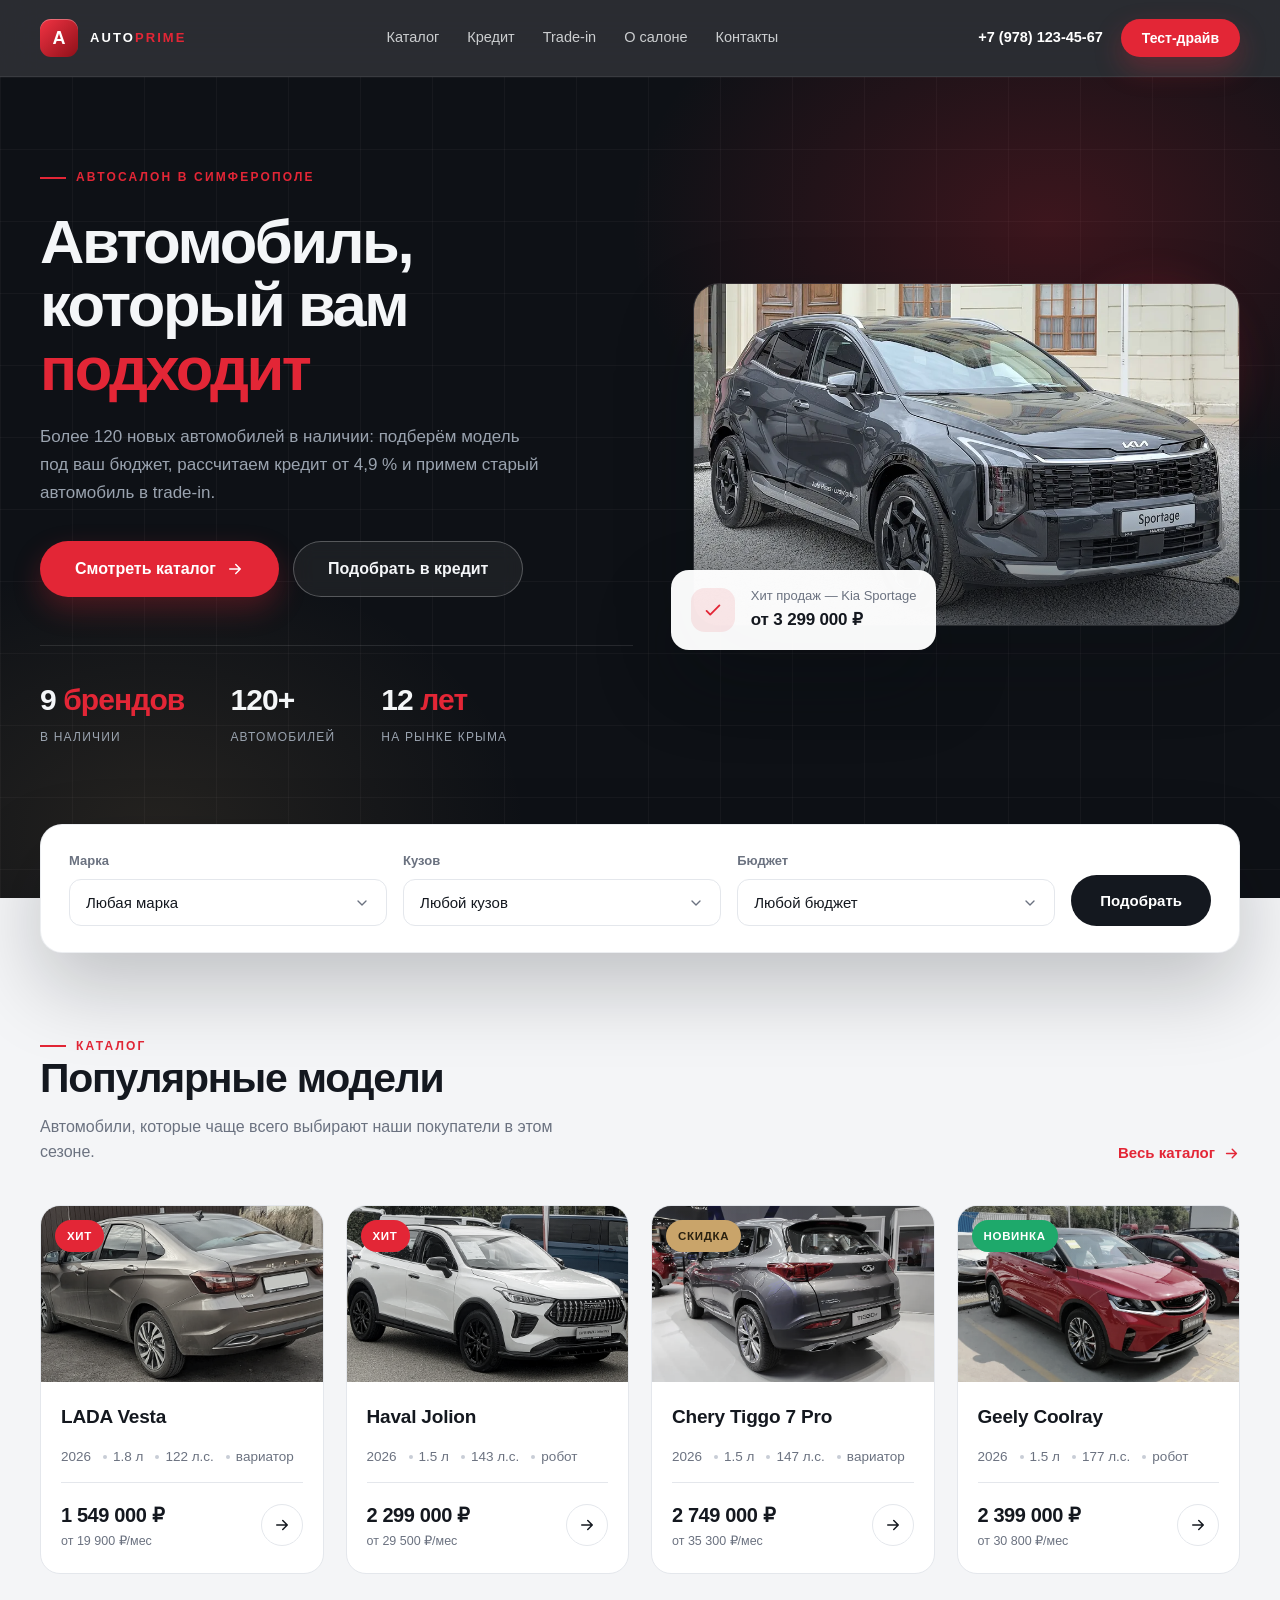
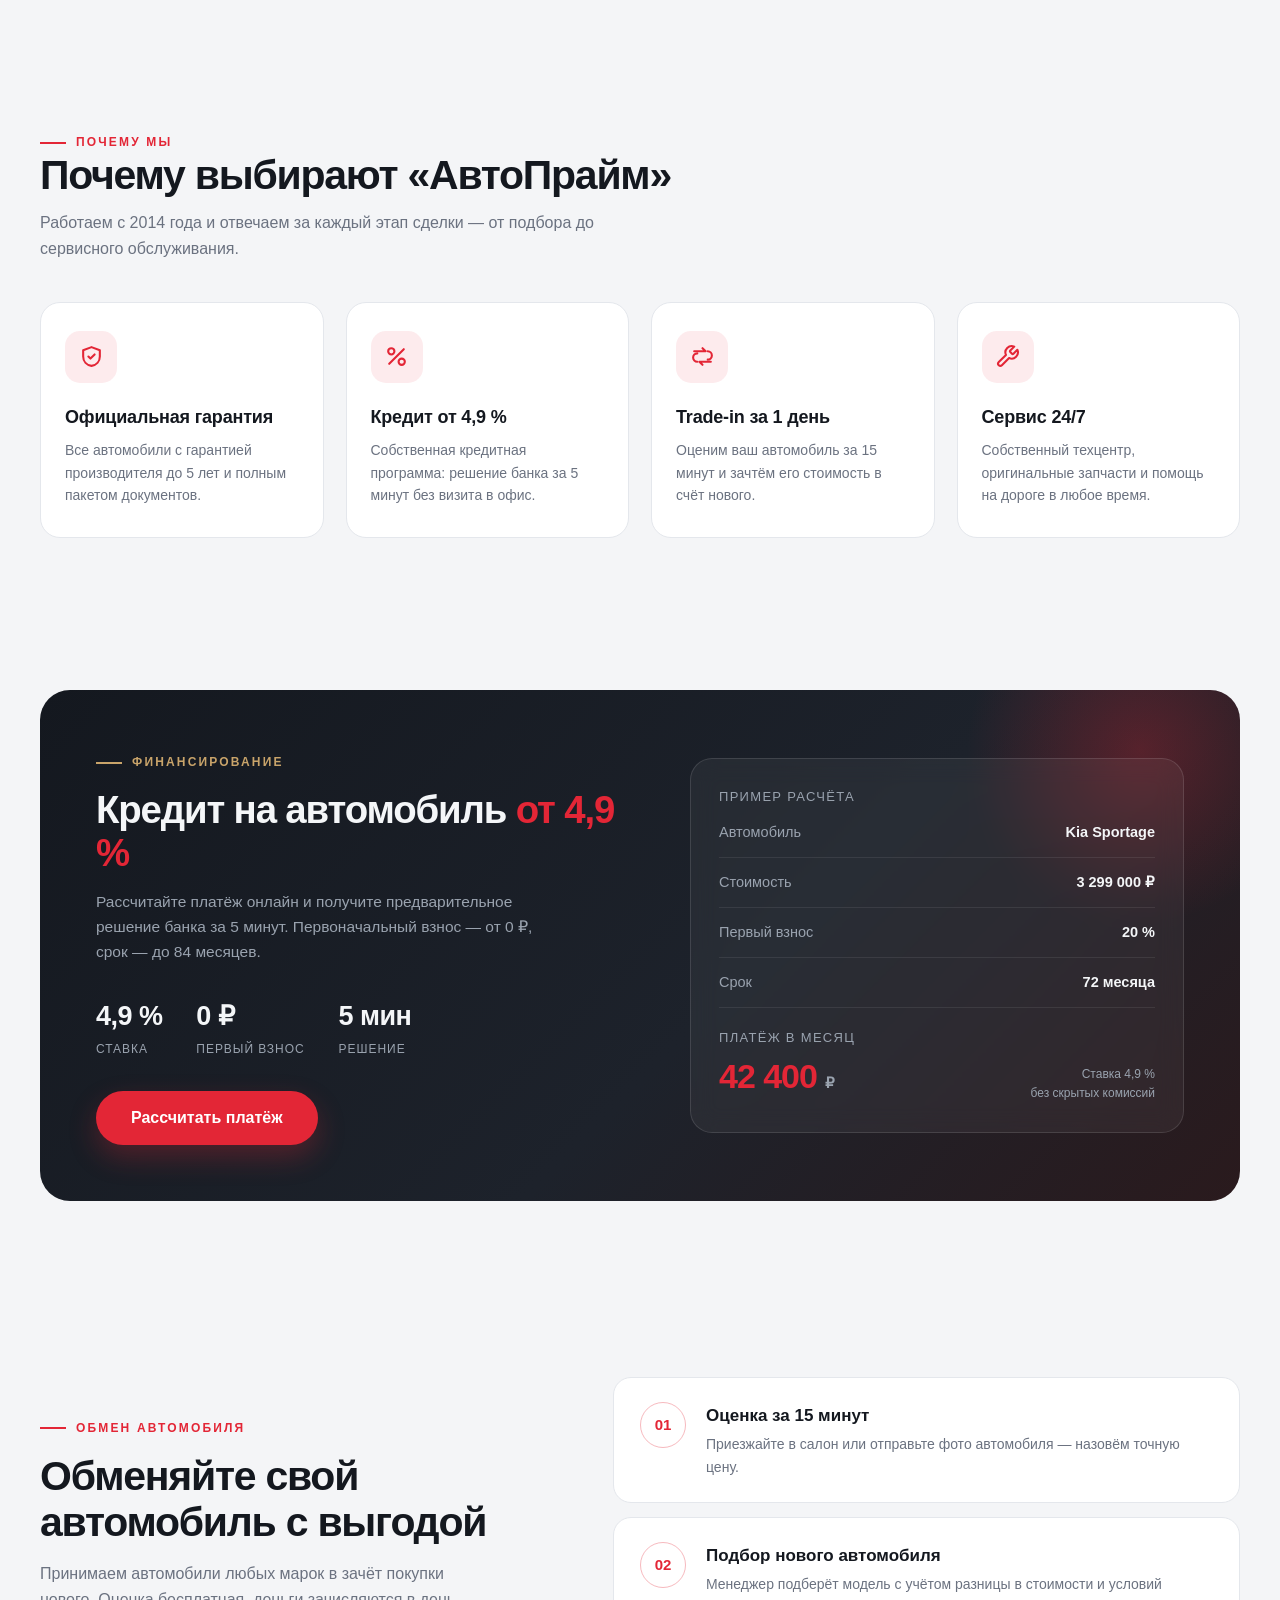
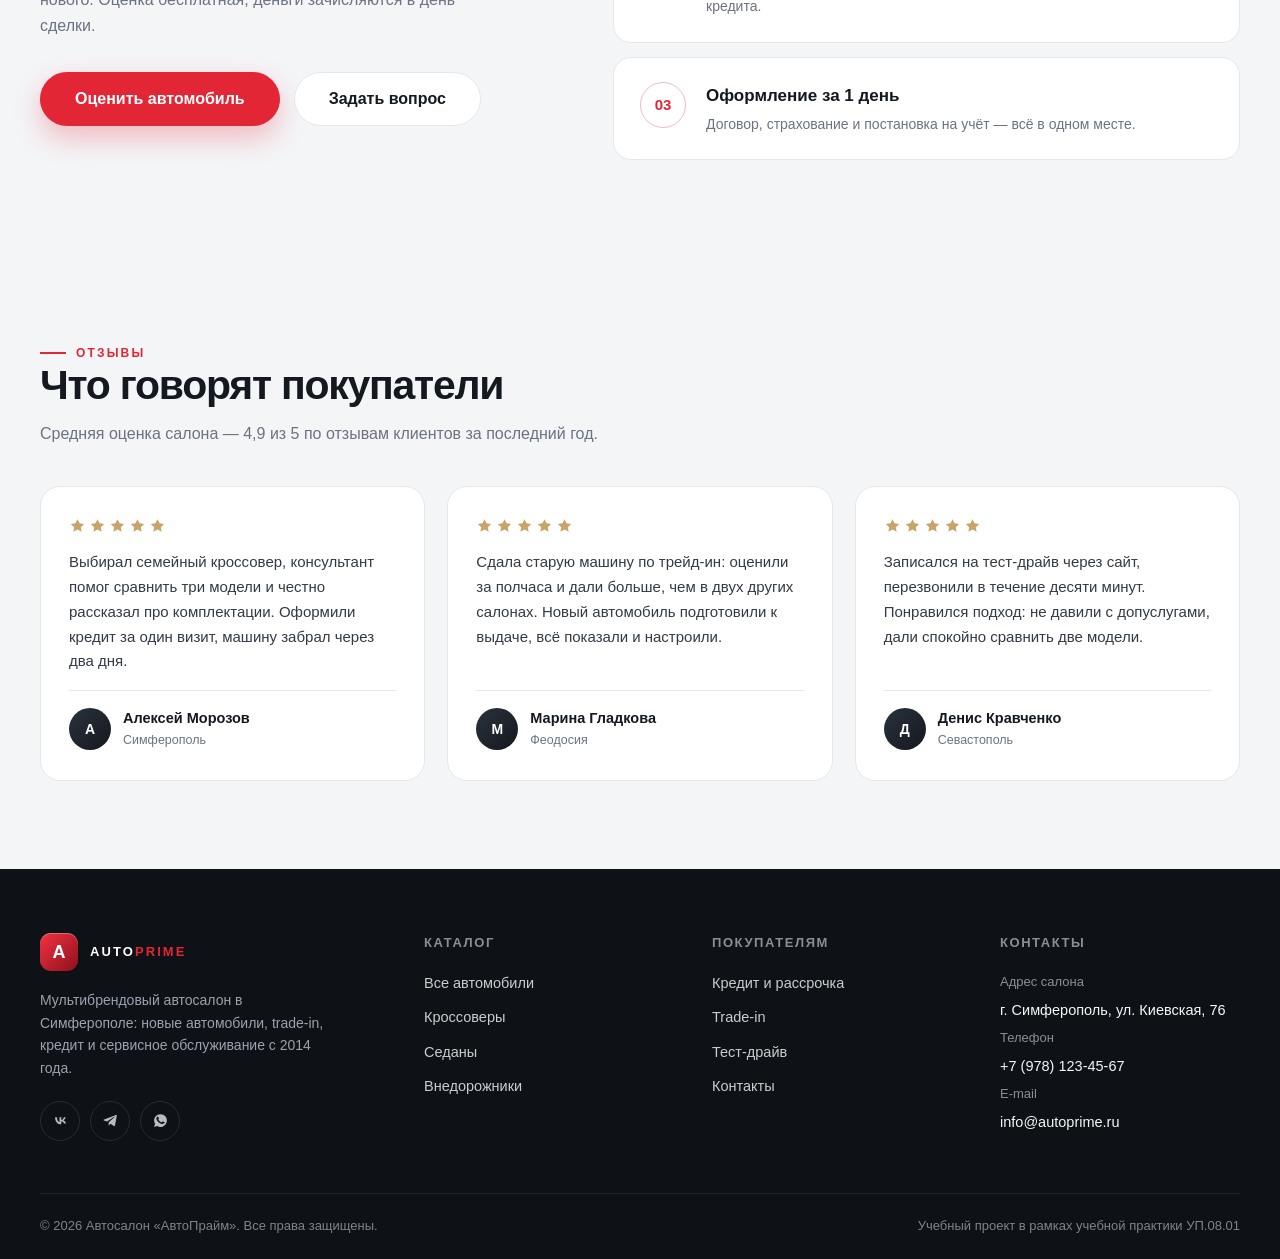
<file: index.html>
<!DOCTYPE html>
<html lang="ru">
<head>
  <meta charset="UTF-8">
  <meta name="viewport" content="width=device-width, initial-scale=1.0">
  <title>АвтоПрайм — автосалон в Симферополе: новые автомобили в наличии</title>
  <meta name="description" content="АвтоПрайм — мультибрендовый автосалон в Симферополе. Более 120 новых автомобилей в наличии, кредит от 4,9 %, trade-in за один день, тест-драйв по записи.">
  <link rel="icon" type="image/svg+xml" href="img/logo.svg">
  <link rel="stylesheet" href="css/common.css">
  <link rel="stylesheet" href="css/index.css">
</head>
<body>

<header class="header">
  <div class="container header__inner">
    <a class="logo" href="index.html" aria-label="АвтоПрайм — на главную">
      <span class="logo__mark">A</span>
      <span class="logo__text">AUTO<em>PRIME</em></span>
    </a>
    <nav class="nav" aria-label="Основное меню">
      <a href="catalog.html">Каталог</a>
      <a href="#credit">Кредит</a>
      <a href="#tradein">Trade-in</a>
      <a href="#about">О салоне</a>
      <a href="contacts.html">Контакты</a>
    </nav>
    <div class="header__actions">
      <a class="header__phone" href="tel:+79781234567">+7 (978) 123-45-67</a>
      <button class="btn btn--primary btn--sm" type="button" data-modal>Тест-драйв</button>
      <button class="burger" id="burger" type="button" aria-label="Открыть меню" aria-expanded="false">
        <span></span><span></span><span></span>
      </button>
    </div>
  </div>
  <div class="mobile-menu" id="mobileMenu">
    <a href="catalog.html">Каталог</a>
    <a href="#credit">Кредит</a>
    <a href="#tradein">Trade-in</a>
    <a href="#about">О салоне</a>
    <a href="contacts.html">Контакты</a>
    <a class="header__phone" href="tel:+79781234567">+7 (978) 123-45-67</a>
    <button class="btn btn--primary btn--block" type="button" data-modal>Записаться на тест-драйв</button>
  </div>
</header>

<main>

  <!-- Первый экран -->
  <section class="hero">
    <div class="container hero__inner">
      <div class="hero__content">
        <span class="eyebrow">Автосалон в Симферополе</span>
        <h1 class="hero__title">Автомобиль,<br>который вам <span>подходит</span></h1>
        <p class="hero__text">Более 120 новых автомобилей в наличии: подберём модель под ваш бюджет,
          рассчитаем кредит от 4,9 % и примем старый автомобиль в trade-in.</p>
        <div class="hero__actions">
          <a class="btn btn--primary btn--lg" href="catalog.html">
            Смотреть каталог
            <svg viewBox="0 0 24 24" fill="none" stroke="currentColor" stroke-width="2" stroke-linecap="round" stroke-linejoin="round"><path d="M5 12h14M13 6l6 6-6 6"/></svg>
          </a>
          <a class="btn btn--ghost btn--lg" href="#credit">Подобрать в кредит</a>
        </div>
        <ul class="hero__stats">
          <li>
            <div class="stat__value">9 <em>брендов</em></div>
            <div class="stat__label">в наличии</div>
          </li>
          <li>
            <div class="stat__value">120+</div>
            <div class="stat__label">автомобилей</div>
          </li>
          <li>
            <div class="stat__value">12 <em>лет</em></div>
            <div class="stat__label">на рынке Крыма</div>
          </li>
        </ul>
      </div>
      <div class="hero__media">
        <div class="hero__photo">
          <img src="img/hero.webp" alt="Kia Sportage в автосалоне АвтоПрайм" width="1000" height="750">
        </div>
        <div class="hero__offer">
          <div class="hero__offer-mark">
            <svg viewBox="0 0 24 24" fill="none" stroke="currentColor" stroke-width="2" stroke-linecap="round" stroke-linejoin="round"><path d="m5 13 4 4L19 7"/></svg>
          </div>
          <div>
            <div class="hero__offer-title">Хит продаж — Kia Sportage</div>
            <div class="hero__offer-price">от 3 299 000 ₽</div>
          </div>
        </div>
      </div>
    </div>
  </section>

  <!-- Подбор автомобиля -->
  <div class="container">
    <form class="search-panel" id="searchForm">
      <div class="field">
        <label for="searchBrand">Марка</label>
        <select class="select" id="searchBrand" name="brand"></select>
      </div>
      <div class="field">
        <label for="searchBody">Кузов</label>
        <select class="select" id="searchBody" name="body"></select>
      </div>
      <div class="field">
        <label for="searchBudget">Бюджет</label>
        <select class="select" id="searchBudget" name="budget"></select>
      </div>
      <button class="btn btn--dark" type="submit">Подобрать</button>
    </form>
  </div>

  <!-- Популярные модели -->
  <section class="section popular" id="popular">
    <div class="container">
      <div class="section-head">
        <div>
          <span class="eyebrow">Каталог</span>
          <h2 class="section-title">Популярные модели</h2>
          <p class="section-subtitle">Автомобили, которые чаще всего выбирают наши покупатели в этом сезоне.</p>
        </div>
        <a class="link-more" href="catalog.html">
          Весь каталог
          <svg viewBox="0 0 24 24" width="17" height="17" fill="none" stroke="currentColor" stroke-width="2" stroke-linecap="round" stroke-linejoin="round"><path d="M5 12h14M13 6l6 6-6 6"/></svg>
        </a>
      </div>
      <div class="cars-grid" id="popularGrid"></div>
    </div>
  </section>

  <!-- Преимущества -->
  <section class="section section--tight" id="about">
    <div class="container">
      <div class="section-head">
        <div>
          <span class="eyebrow">Почему мы</span>
          <h2 class="section-title">Почему выбирают «АвтоПрайм»</h2>
          <p class="section-subtitle">Работаем с 2014 года и отвечаем за каждый этап сделки — от подбора до сервисного обслуживания.</p>
        </div>
      </div>
      <div class="benefits">
        <article class="benefit reveal">
          <div class="benefit__icon">
            <svg viewBox="0 0 24 24" fill="none" stroke="currentColor" stroke-width="2" stroke-linecap="round" stroke-linejoin="round"><path d="M12 3 4 6v6c0 5 3.4 8.3 8 9 4.6-.7 8-4 8-9V6l-8-3Z"/><path d="m9 12 2 2 4-4"/></svg>
          </div>
          <h3 class="benefit__title">Официальная гарантия</h3>
          <p class="benefit__text">Все автомобили с гарантией производителя до 5 лет и полным пакетом документов.</p>
        </article>
        <article class="benefit reveal">
          <div class="benefit__icon">
            <svg viewBox="0 0 24 24" fill="none" stroke="currentColor" stroke-width="2" stroke-linecap="round" stroke-linejoin="round"><path d="M19 5 5 19"/><circle cx="7" cy="7" r="3"/><circle cx="17" cy="17" r="3"/></svg>
          </div>
          <h3 class="benefit__title">Кредит от 4,9 %</h3>
          <p class="benefit__text">Собственная кредитная программа: решение банка за 5 минут без визита в офис.</p>
        </article>
        <article class="benefit reveal">
          <div class="benefit__icon">
            <svg viewBox="0 0 24 24" fill="none" stroke="currentColor" stroke-width="2" stroke-linecap="round" stroke-linejoin="round"><path d="M4 7h11l-3-3M20 17H9l3 3"/><path d="M17 7a4 4 0 0 1 0 8M7 17a4 4 0 0 1 0-8"/></svg>
          </div>
          <h3 class="benefit__title">Trade-in за 1 день</h3>
          <p class="benefit__text">Оценим ваш автомобиль за 15 минут и зачтём его стоимость в счёт нового.</p>
        </article>
        <article class="benefit reveal">
          <div class="benefit__icon">
            <svg viewBox="0 0 24 24" fill="none" stroke="currentColor" stroke-width="2" stroke-linecap="round" stroke-linejoin="round"><path d="M14.7 6.3a1 1 0 0 0 0 1.4l1.6 1.6a1 1 0 0 0 1.4 0l3.77-3.77a6 6 0 0 1-7.94 7.94l-6.91 6.91a2.12 2.12 0 0 1-3-3l6.91-6.91a6 6 0 0 1 7.94-7.94l-3.76 3.76z"/></svg>
          </div>
          <h3 class="benefit__title">Сервис 24/7</h3>
          <p class="benefit__text">Собственный техцентр, оригинальные запчасти и помощь на дороге в любое время.</p>
        </article>
      </div>
    </div>
  </section>

  <!-- Кредит -->
  <section class="section" id="credit">
    <div class="container">
      <div class="credit">
        <div>
          <span class="eyebrow eyebrow--light">Финансирование</span>
          <h2 class="credit__title">Кредит на автомобиль <span>от 4,9 %</span></h2>
          <p class="credit__text">Рассчитайте платёж онлайн и получите предварительное решение банка за 5 минут.
            Первоначальный взнос — от 0 ₽, срок — до 84 месяцев.</p>
          <div class="credit__terms">
            <div>
              <div class="credit__term-value">4,9 %</div>
              <div class="credit__term-label">ставка</div>
            </div>
            <div>
              <div class="credit__term-value">0 ₽</div>
              <div class="credit__term-label">первый взнос</div>
            </div>
            <div>
              <div class="credit__term-value">5 мин</div>
              <div class="credit__term-label">решение</div>
            </div>
          </div>
          <a class="btn btn--primary btn--lg" href="car.html?id=kia-sportage#calculator">Рассчитать платёж</a>
        </div>
        <div class="credit__card">
          <div class="credit__card-title">Пример расчёта</div>
          <div class="credit__row"><span>Автомобиль</span><b>Kia Sportage</b></div>
          <div class="credit__row"><span>Стоимость</span><b>3 299 000 ₽</b></div>
          <div class="credit__row"><span>Первый взнос</span><b>20 %</b></div>
          <div class="credit__row"><span>Срок</span><b>72 месяца</b></div>
          <div class="credit__payment">
            <div>
              <div class="credit__card-title">Платёж в месяц</div>
              <div class="credit__payment-value">42 400 <small>₽</small></div>
            </div>
            <div class="credit__payment-note">Ставка 4,9 %<br>без скрытых комиссий</div>
          </div>
        </div>
      </div>
    </div>
  </section>

  <!-- Trade-in -->
  <section class="section" id="tradein">
    <div class="container tradein">
      <div>
        <span class="eyebrow">Обмен автомобиля</span>
        <h2 class="tradein__title">Обменяйте свой автомобиль с выгодой</h2>
        <p class="tradein__text">Принимаем автомобили любых марок в зачёт покупки нового.
          Оценка бесплатная, деньги зачисляются в день сделки.</p>
        <div class="hero__actions">
          <button class="btn btn--primary btn--lg" type="button" data-modal>Оценить автомобиль</button>
          <a class="btn btn--light btn--lg" href="contacts.html">Задать вопрос</a>
        </div>
      </div>
      <div class="tradein__steps">
        <div class="step">
          <div class="step__num">01</div>
          <div>
            <div class="step__title">Оценка за 15 минут</div>
            <div class="step__text">Приезжайте в салон или отправьте фото автомобиля — назовём точную цену.</div>
          </div>
        </div>
        <div class="step">
          <div class="step__num">02</div>
          <div>
            <div class="step__title">Подбор нового автомобиля</div>
            <div class="step__text">Менеджер подберёт модель с учётом разницы в стоимости и условий кредита.</div>
          </div>
        </div>
        <div class="step">
          <div class="step__num">03</div>
          <div>
            <div class="step__title">Оформление за 1 день</div>
            <div class="step__text">Договор, страхование и постановка на учёт — всё в одном месте.</div>
          </div>
        </div>
      </div>
    </div>
  </section>

  <!-- Отзывы -->
  <section class="section" id="reviews">
    <div class="container">
      <div class="section-head">
        <div>
          <span class="eyebrow">Отзывы</span>
          <h2 class="section-title">Что говорят покупатели</h2>
          <p class="section-subtitle">Средняя оценка салона — 4,9 из 5 по отзывам клиентов за последний год.</p>
        </div>
      </div>
      <div class="reviews">
        <article class="review">
          <div class="review__stars" aria-label="Оценка 5 из 5">
            <svg viewBox="0 0 24 24" fill="currentColor"><path d="m12 3 2.9 5.9 6.5.9-4.7 4.6 1.1 6.5L12 17.8 6.2 20.9l1.1-6.5L2.6 9.8l6.5-.9z"/></svg>
            <svg viewBox="0 0 24 24" fill="currentColor"><path d="m12 3 2.9 5.9 6.5.9-4.7 4.6 1.1 6.5L12 17.8 6.2 20.9l1.1-6.5L2.6 9.8l6.5-.9z"/></svg>
            <svg viewBox="0 0 24 24" fill="currentColor"><path d="m12 3 2.9 5.9 6.5.9-4.7 4.6 1.1 6.5L12 17.8 6.2 20.9l1.1-6.5L2.6 9.8l6.5-.9z"/></svg>
            <svg viewBox="0 0 24 24" fill="currentColor"><path d="m12 3 2.9 5.9 6.5.9-4.7 4.6 1.1 6.5L12 17.8 6.2 20.9l1.1-6.5L2.6 9.8l6.5-.9z"/></svg>
            <svg viewBox="0 0 24 24" fill="currentColor"><path d="m12 3 2.9 5.9 6.5.9-4.7 4.6 1.1 6.5L12 17.8 6.2 20.9l1.1-6.5L2.6 9.8l6.5-.9z"/></svg>
          </div>
          <p class="review__text">Выбирал семейный кроссовер, консультант помог сравнить три модели и честно рассказал
            про комплектации. Оформили кредит за один визит, машину забрал через два дня.</p>
          <div class="review__author">
            <div class="review__avatar">А</div>
            <div>
              <div class="review__name">Алексей Морозов</div>
              <div class="review__city">Симферополь</div>
            </div>
          </div>
        </article>
        <article class="review">
          <div class="review__stars" aria-label="Оценка 5 из 5">
            <svg viewBox="0 0 24 24" fill="currentColor"><path d="m12 3 2.9 5.9 6.5.9-4.7 4.6 1.1 6.5L12 17.8 6.2 20.9l1.1-6.5L2.6 9.8l6.5-.9z"/></svg>
            <svg viewBox="0 0 24 24" fill="currentColor"><path d="m12 3 2.9 5.9 6.5.9-4.7 4.6 1.1 6.5L12 17.8 6.2 20.9l1.1-6.5L2.6 9.8l6.5-.9z"/></svg>
            <svg viewBox="0 0 24 24" fill="currentColor"><path d="m12 3 2.9 5.9 6.5.9-4.7 4.6 1.1 6.5L12 17.8 6.2 20.9l1.1-6.5L2.6 9.8l6.5-.9z"/></svg>
            <svg viewBox="0 0 24 24" fill="currentColor"><path d="m12 3 2.9 5.9 6.5.9-4.7 4.6 1.1 6.5L12 17.8 6.2 20.9l1.1-6.5L2.6 9.8l6.5-.9z"/></svg>
            <svg viewBox="0 0 24 24" fill="currentColor"><path d="m12 3 2.9 5.9 6.5.9-4.7 4.6 1.1 6.5L12 17.8 6.2 20.9l1.1-6.5L2.6 9.8l6.5-.9z"/></svg>
          </div>
          <p class="review__text">Сдала старую машину по трейд-ин: оценили за полчаса и дали больше, чем в двух других
            салонах. Новый автомобиль подготовили к выдаче, всё показали и настроили.</p>
          <div class="review__author">
            <div class="review__avatar">М</div>
            <div>
              <div class="review__name">Марина Гладкова</div>
              <div class="review__city">Феодосия</div>
            </div>
          </div>
        </article>
        <article class="review">
          <div class="review__stars" aria-label="Оценка 5 из 5">
            <svg viewBox="0 0 24 24" fill="currentColor"><path d="m12 3 2.9 5.9 6.5.9-4.7 4.6 1.1 6.5L12 17.8 6.2 20.9l1.1-6.5L2.6 9.8l6.5-.9z"/></svg>
            <svg viewBox="0 0 24 24" fill="currentColor"><path d="m12 3 2.9 5.9 6.5.9-4.7 4.6 1.1 6.5L12 17.8 6.2 20.9l1.1-6.5L2.6 9.8l6.5-.9z"/></svg>
            <svg viewBox="0 0 24 24" fill="currentColor"><path d="m12 3 2.9 5.9 6.5.9-4.7 4.6 1.1 6.5L12 17.8 6.2 20.9l1.1-6.5L2.6 9.8l6.5-.9z"/></svg>
            <svg viewBox="0 0 24 24" fill="currentColor"><path d="m12 3 2.9 5.9 6.5.9-4.7 4.6 1.1 6.5L12 17.8 6.2 20.9l1.1-6.5L2.6 9.8l6.5-.9z"/></svg>
            <svg viewBox="0 0 24 24" fill="currentColor"><path d="m12 3 2.9 5.9 6.5.9-4.7 4.6 1.1 6.5L12 17.8 6.2 20.9l1.1-6.5L2.6 9.8l6.5-.9z"/></svg>
          </div>
          <p class="review__text">Записался на тест-драйв через сайт, перезвонили в течение десяти минут.
            Понравился подход: не давили с допуслугами, дали спокойно сравнить две модели.</p>
          <div class="review__author">
            <div class="review__avatar">Д</div>
            <div>
              <div class="review__name">Денис Кравченко</div>
              <div class="review__city">Севастополь</div>
            </div>
          </div>
        </article>
      </div>
    </div>
  </section>

</main>

<footer class="footer">
  <div class="container">
    <div class="footer__grid">
      <div class="footer__brand">
        <a class="logo" href="index.html">
          <span class="logo__mark">A</span>
          <span class="logo__text">AUTO<em>PRIME</em></span>
        </a>
        <p class="footer__about">Мультибрендовый автосалон в Симферополе: новые автомобили, trade-in,
          кредит и сервисное обслуживание с 2014 года.</p>
        <div class="footer__social">
          <a href="#" aria-label="ВКонтакте">
            <svg viewBox="0 0 24 24" fill="currentColor"><path d="M13.2 17.6c-5.4 0-8.7-3.8-8.9-10.1h2.7c.1 4.6 2.1 6.5 3.6 6.9V7.5h2.6v4c1.5-.2 3-1.7 3.5-4h2.6a7 7 0 0 1-3.1 4.3 7.1 7.1 0 0 1 3.6 4.3h-2.9c-.5-1.5-1.9-2.7-3.7-2.9v2.9h-.7Z"/></svg>
          </a>
          <a href="#" aria-label="Telegram">
            <svg viewBox="0 0 24 24" fill="currentColor"><path d="M21 4.6 18.3 19c-.2 1-.8 1.2-1.6.8l-4.4-3.3-2.1 2c-.2.2-.4.4-.9.4l.3-4.5 8.3-7.5c.4-.3-.1-.5-.6-.2L7.1 13.4l-4.3-1.4c-.9-.3-.9-.9.2-1.3l16.7-6.4c.8-.3 1.5.2 1.3 1.3Z"/></svg>
          </a>
          <a href="#" aria-label="WhatsApp">
            <svg viewBox="0 0 24 24" fill="currentColor"><path d="M12 3a9 9 0 0 0-7.7 13.6L3 21l4.5-1.2A9 9 0 1 0 12 3Zm5 12.6c-.2.6-1.2 1.2-1.7 1.2-.5.1-1 .2-1.7 0-.4-.1-.9-.3-1.6-.6-2.8-1.2-4.6-4-4.7-4.2-.1-.2-1.1-1.5-1.1-2.8s.7-2 .9-2.2c.2-.3.5-.3.7-.3h.5c.2 0 .4-.1.6.5l.8 2c.1.2 0 .4-.1.5l-.4.5c-.1.2-.3.3-.1.6.2.3.8 1.4 1.8 2.2 1.2 1.1 2.2 1.4 2.5 1.5.2.1.4.1.6-.1l.9-1c.2-.2.4-.2.6-.1l2 1c.2.1.4.2.4.4.1.3.1.8-.1 1.3Z"/></svg>
          </a>
        </div>
      </div>
      <div>
        <div class="footer__title">Каталог</div>
        <div class="footer__links">
          <a href="catalog.html">Все автомобили</a>
          <a href="catalog.html?body=кроссовер">Кроссоверы</a>
          <a href="catalog.html?body=седан">Седаны</a>
          <a href="catalog.html?body=внедорожник">Внедорожники</a>
        </div>
      </div>
      <div>
        <div class="footer__title">Покупателям</div>
        <div class="footer__links">
          <a href="#credit">Кредит и рассрочка</a>
          <a href="#tradein">Trade-in</a>
          <a href="#" data-modal>Тест-драйв</a>
          <a href="contacts.html">Контакты</a>
        </div>
      </div>
      <div>
        <div class="footer__title">Контакты</div>
        <div class="footer__contact">
          <span>Адрес салона</span>
          <a href="contacts.html">г. Симферополь, ул. Киевская, 76</a>
          <span>Телефон</span>
          <a href="tel:+79781234567">+7 (978) 123-45-67</a>
          <span>E-mail</span>
          <a href="mailto:info@autoprime.ru">info@autoprime.ru</a>
        </div>
      </div>
    </div>
    <div class="footer__bottom">
      <span>© 2026 Автосалон «АвтоПрайм». Все права защищены.</span>
      <span>Учебный проект в рамках учебной практики УП.08.01</span>
    </div>
  </div>
</footer>

<script src="js/data.js"></script>
<script src="js/main.js"></script>
</body>
</html>
</file>
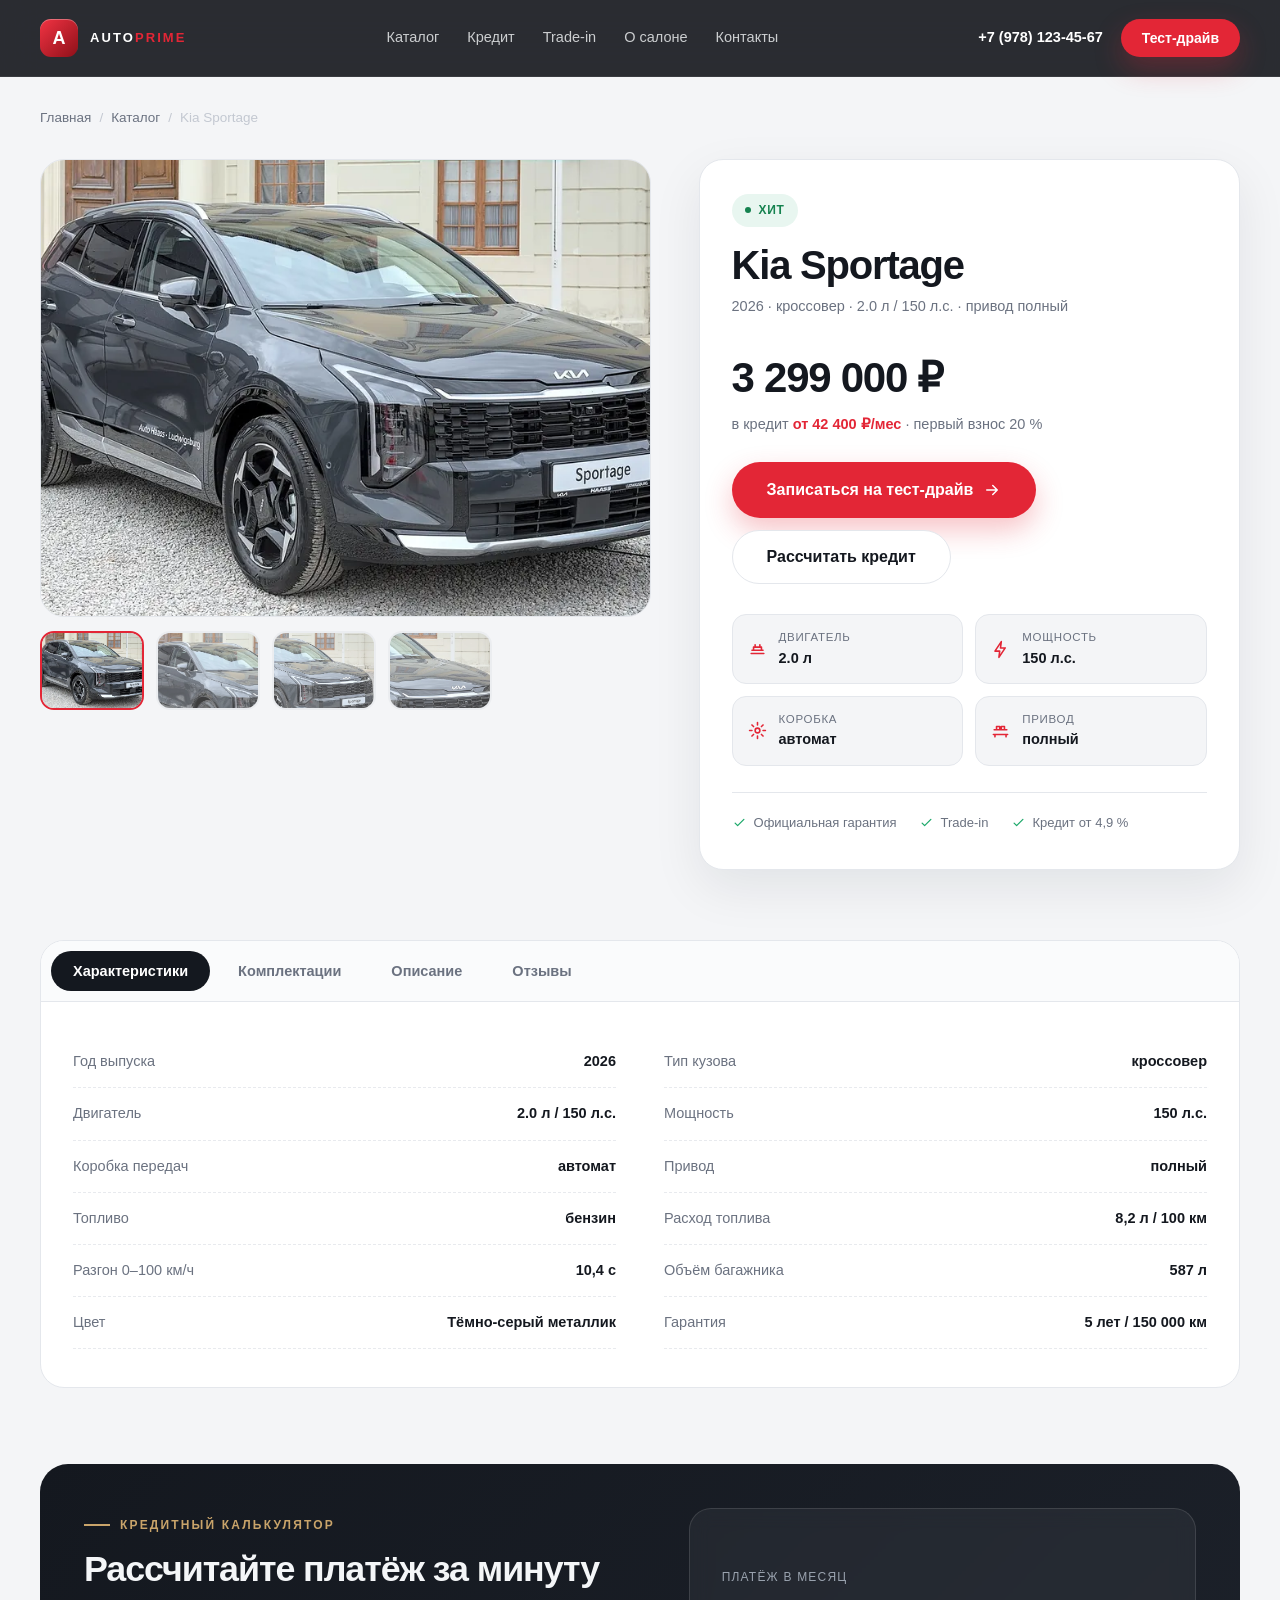
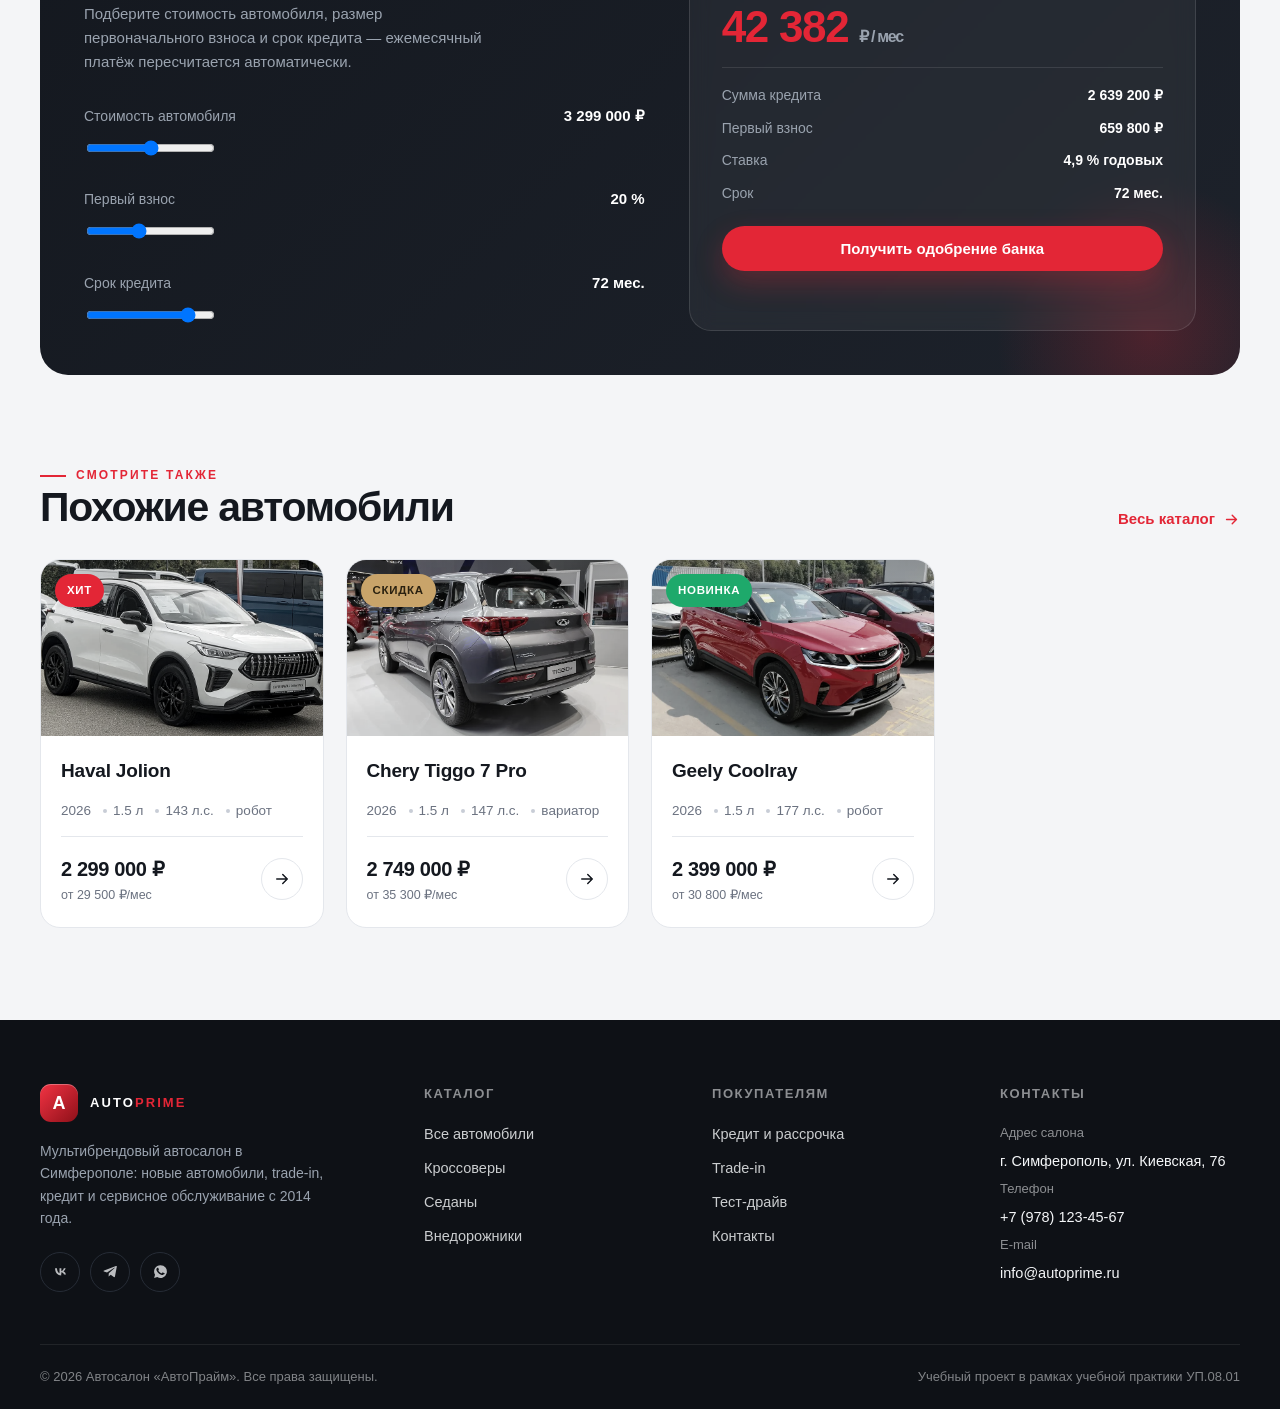
<file: car.html>
<!DOCTYPE html>
<html lang="ru">
<head>
  <meta charset="UTF-8">
  <meta name="viewport" content="width=device-width, initial-scale=1.0">
  <title>Карточка автомобиля — АвтоПрайм</title>
  <meta name="description" content="Подробная информация об автомобиле: характеристики, комплектации, кредитный калькулятор и запись на тест-драйв в автосалоне «АвтоПрайм».">
  <link rel="icon" type="image/svg+xml" href="img/logo.svg">
  <link rel="stylesheet" href="css/common.css">
  <link rel="stylesheet" href="css/car.css">
</head>
<body>

<header class="header">
  <div class="container header__inner">
    <a class="logo" href="index.html" aria-label="АвтоПрайм — на главную">
      <span class="logo__mark">A</span>
      <span class="logo__text">AUTO<em>PRIME</em></span>
    </a>
    <nav class="nav" aria-label="Основное меню">
      <a href="catalog.html">Каталог</a>
      <a href="index.html#credit">Кредит</a>
      <a href="index.html#tradein">Trade-in</a>
      <a href="index.html#about">О салоне</a>
      <a href="contacts.html">Контакты</a>
    </nav>
    <div class="header__actions">
      <a class="header__phone" href="tel:+79781234567">+7 (978) 123-45-67</a>
      <button class="btn btn--primary btn--sm" type="button" data-modal>Тест-драйв</button>
      <button class="burger" id="burger" type="button" aria-label="Открыть меню" aria-expanded="false">
        <span></span><span></span><span></span>
      </button>
    </div>
  </div>
  <div class="mobile-menu" id="mobileMenu">
    <a href="catalog.html">Каталог</a>
    <a href="index.html#credit">Кредит</a>
    <a href="index.html#tradein">Trade-in</a>
    <a href="index.html#about">О салоне</a>
    <a href="contacts.html">Контакты</a>
    <a class="header__phone" href="tel:+79781234567">+7 (978) 123-45-67</a>
    <button class="btn btn--primary btn--block" type="button" data-modal>Записаться на тест-драйв</button>
  </div>
</header>

<main>
  <div class="container">
    <nav class="breadcrumbs" aria-label="Хлебные крошки">
      <a href="index.html">Главная</a>
      <span>/</span>
      <a href="catalog.html">Каталог</a>
      <span>/</span>
      <span data-car-name>Kia Sportage</span>
    </nav>

    <section class="car-hero">
      <div class="gallery">
        <div class="gallery__main">
          <img id="galleryMain" src="img/cars/kia-sportage.webp" alt="Kia Sportage" width="900" height="563">
        </div>
        <div class="gallery__thumbs" id="galleryThumbs"></div>
      </div>

      <div class="car-info">
        <span class="badge-inline" id="carBadge">Хит</span>
        <h1 class="car-info__title" id="carTitle">Kia Sportage</h1>
        <p class="car-info__sub" id="carSub">2026 · кроссовер · 2.0 л / 150 л.с. · привод полный</p>
        <div class="car-info__price" id="carPrice">3 299 000 ₽</div>
        <div class="car-info__month" id="carMonth"></div>
        <div class="car-info__actions">
          <button class="btn btn--primary btn--lg" id="carTestDrive" type="button" data-modal data-car="kia-sportage">
            Записаться на тест-драйв
            <svg viewBox="0 0 24 24" fill="none" stroke="currentColor" stroke-width="2" stroke-linecap="round" stroke-linejoin="round"><path d="M5 12h14M13 6l6 6-6 6"/></svg>
          </button>
          <a class="btn btn--light btn--lg" href="#calculator">Рассчитать кредит</a>
        </div>
        <ul class="car-specs" id="carSpecs"></ul>
        <div class="car-info__note">
          <span>
            <svg viewBox="0 0 24 24" fill="none" stroke="currentColor" stroke-width="2" stroke-linecap="round" stroke-linejoin="round"><path d="m5 13 4 4L19 7"/></svg>
            Официальная гарантия
          </span>
          <span>
            <svg viewBox="0 0 24 24" fill="none" stroke="currentColor" stroke-width="2" stroke-linecap="round" stroke-linejoin="round"><path d="m5 13 4 4L19 7"/></svg>
            Trade-in
          </span>
          <span>
            <svg viewBox="0 0 24 24" fill="none" stroke="currentColor" stroke-width="2" stroke-linecap="round" stroke-linejoin="round"><path d="m5 13 4 4L19 7"/></svg>
            Кредит от 4,9 %
          </span>
        </div>
      </div>
    </section>

    <section class="tabs-section">
      <div class="tabs">
        <div class="tabs__nav" id="tabsNav" role="tablist" aria-label="Информация об автомобиле">
          <button class="tabs__btn is-active" type="button" role="tab" data-tab="specs">Характеристики</button>
          <button class="tabs__btn" type="button" role="tab" data-tab="trims">Комплектации</button>
          <button class="tabs__btn" type="button" role="tab" data-tab="description">Описание</button>
          <button class="tabs__btn" type="button" role="tab" data-tab="reviews">Отзывы</button>
        </div>
        <div class="tabs__panel is-active" id="tab-specs" role="tabpanel"></div>
        <div class="tabs__panel" id="tab-trims" role="tabpanel"></div>
        <div class="tabs__panel" id="tab-description" role="tabpanel"></div>
        <div class="tabs__panel" id="tab-reviews" role="tabpanel"></div>
      </div>
    </section>

    <section class="calculator" id="calculator">
      <div class="calc-card">
        <div>
          <span class="eyebrow eyebrow--light">Кредитный калькулятор</span>
          <h2 class="calc-card__title">Рассчитайте платёж за минуту</h2>
          <p class="calc-card__text">Подберите стоимость автомобиля, размер первоначального взноса и срок кредита —
            ежемесячный платёж пересчитается автоматически.</p>
          <div class="calc-fields">
            <div class="calc-field">
              <div class="calc-field__top">
                <span>Стоимость автомобиля</span>
                <span class="calc-field__value" id="calcCostValue">3 299 000 ₽</span>
              </div>
              <input class="range" id="calcCost" type="range" min="2639000" max="3959000" step="10000" value="3299000" aria-label="Стоимость автомобиля">
            </div>
            <div class="calc-field">
              <div class="calc-field__top">
                <span>Первый взнос</span>
                <span class="calc-field__value" id="calcDownValue">20 %</span>
              </div>
              <input class="range" id="calcDown" type="range" min="0" max="50" step="5" value="20" aria-label="Первый взнос">
            </div>
            <div class="calc-field">
              <div class="calc-field__top">
                <span>Срок кредита</span>
                <span class="calc-field__value" id="calcTermValue">72 мес.</span>
              </div>
              <input class="range" id="calcTerm" type="range" min="12" max="84" step="12" value="72" aria-label="Срок кредита">
            </div>
          </div>
        </div>
        <div class="calc-result">
          <div class="calc-result__label">Платёж в месяц</div>
          <div class="calc-result__sum" id="calcPayment">42 000 <small>₽ / мес</small></div>
          <div class="calc-result__rows">
            <div class="calc-result__row"><span>Сумма кредита</span><b id="calcCreditSum">2 639 200 ₽</b></div>
            <div class="calc-result__row"><span>Первый взнос</span><b id="calcDownSum">659 800 ₽</b></div>
            <div class="calc-result__row"><span>Ставка</span><b>4,9 % годовых</b></div>
            <div class="calc-result__row"><span>Срок</span><b id="calcTermValueСрок">72 мес.</b></div>
          </div>
          <button class="btn btn--primary btn--block" type="button" data-modal>Получить одобрение банка</button>
        </div>
      </div>
    </section>

    <section class="related">
      <div class="section-head">
        <div>
          <span class="eyebrow">Смотрите также</span>
          <h2 class="section-title">Похожие автомобили</h2>
        </div>
        <a class="link-more" href="catalog.html">
          Весь каталог
          <svg viewBox="0 0 24 24" width="17" height="17" fill="none" stroke="currentColor" stroke-width="2" stroke-linecap="round" stroke-linejoin="round"><path d="M5 12h14M13 6l6 6-6 6"/></svg>
        </a>
      </div>
      <div class="cars-grid" id="relatedGrid"></div>
    </section>
  </div>
</main>

<footer class="footer">
  <div class="container">
    <div class="footer__grid">
      <div class="footer__brand">
        <a class="logo" href="index.html">
          <span class="logo__mark">A</span>
          <span class="logo__text">AUTO<em>PRIME</em></span>
        </a>
        <p class="footer__about">Мультибрендовый автосалон в Симферополе: новые автомобили, trade-in,
          кредит и сервисное обслуживание с 2014 года.</p>
        <div class="footer__social">
          <a href="#" aria-label="ВКонтакте">
            <svg viewBox="0 0 24 24" fill="currentColor"><path d="M13.2 17.6c-5.4 0-8.7-3.8-8.9-10.1h2.7c.1 4.6 2.1 6.5 3.6 6.9V7.5h2.6v4c1.5-.2 3-1.7 3.5-4h2.6a7 7 0 0 1-3.1 4.3 7.1 7.1 0 0 1 3.6 4.3h-2.9c-.5-1.5-1.9-2.7-3.7-2.9v2.9h-.7Z"/></svg>
          </a>
          <a href="#" aria-label="Telegram">
            <svg viewBox="0 0 24 24" fill="currentColor"><path d="M21 4.6 18.3 19c-.2 1-.8 1.2-1.6.8l-4.4-3.3-2.1 2c-.2.2-.4.4-.9.4l.3-4.5 8.3-7.5c.4-.3-.1-.5-.6-.2L7.1 13.4l-4.3-1.4c-.9-.3-.9-.9.2-1.3l16.7-6.4c.8-.3 1.5.2 1.3 1.3Z"/></svg>
          </a>
          <a href="#" aria-label="WhatsApp">
            <svg viewBox="0 0 24 24" fill="currentColor"><path d="M12 3a9 9 0 0 0-7.7 13.6L3 21l4.5-1.2A9 9 0 1 0 12 3Zm5 12.6c-.2.6-1.2 1.2-1.7 1.2-.5.1-1 .2-1.7 0-.4-.1-.9-.3-1.6-.6-2.8-1.2-4.6-4-4.7-4.2-.1-.2-1.1-1.5-1.1-2.8s.7-2 .9-2.2c.2-.3.5-.3.7-.3h.5c.2 0 .4-.1.6.5l.8 2c.1.2 0 .4-.1.5l-.4.5c-.1.2-.3.3-.1.6.2.3.8 1.4 1.8 2.2 1.2 1.1 2.2 1.4 2.5 1.5.2.1.4.1.6-.1l.9-1c.2-.2.4-.2.6-.1l2 1c.2.1.4.2.4.4.1.3.1.8-.1 1.3Z"/></svg>
          </a>
        </div>
      </div>
      <div>
        <div class="footer__title">Каталог</div>
        <div class="footer__links">
          <a href="catalog.html">Все автомобили</a>
          <a href="catalog.html?body=кроссовер">Кроссоверы</a>
          <a href="catalog.html?body=седан">Седаны</a>
          <a href="catalog.html?body=внедорожник">Внедорожники</a>
        </div>
      </div>
      <div>
        <div class="footer__title">Покупателям</div>
        <div class="footer__links">
          <a href="index.html#credit">Кредит и рассрочка</a>
          <a href="index.html#tradein">Trade-in</a>
          <a href="#" data-modal>Тест-драйв</a>
          <a href="contacts.html">Контакты</a>
        </div>
      </div>
      <div>
        <div class="footer__title">Контакты</div>
        <div class="footer__contact">
          <span>Адрес салона</span>
          <a href="contacts.html">г. Симферополь, ул. Киевская, 76</a>
          <span>Телефон</span>
          <a href="tel:+79781234567">+7 (978) 123-45-67</a>
          <span>E-mail</span>
          <a href="mailto:info@autoprime.ru">info@autoprime.ru</a>
        </div>
      </div>
    </div>
    <div class="footer__bottom">
      <span>© 2026 Автосалон «АвтоПрайм». Все права защищены.</span>
      <span>Учебный проект в рамках учебной практики УП.08.01</span>
    </div>
  </div>
</footer>

<script src="js/data.js"></script>
<script src="js/main.js"></script>
<script src="js/car.js"></script>
</body>
</html>
</file>
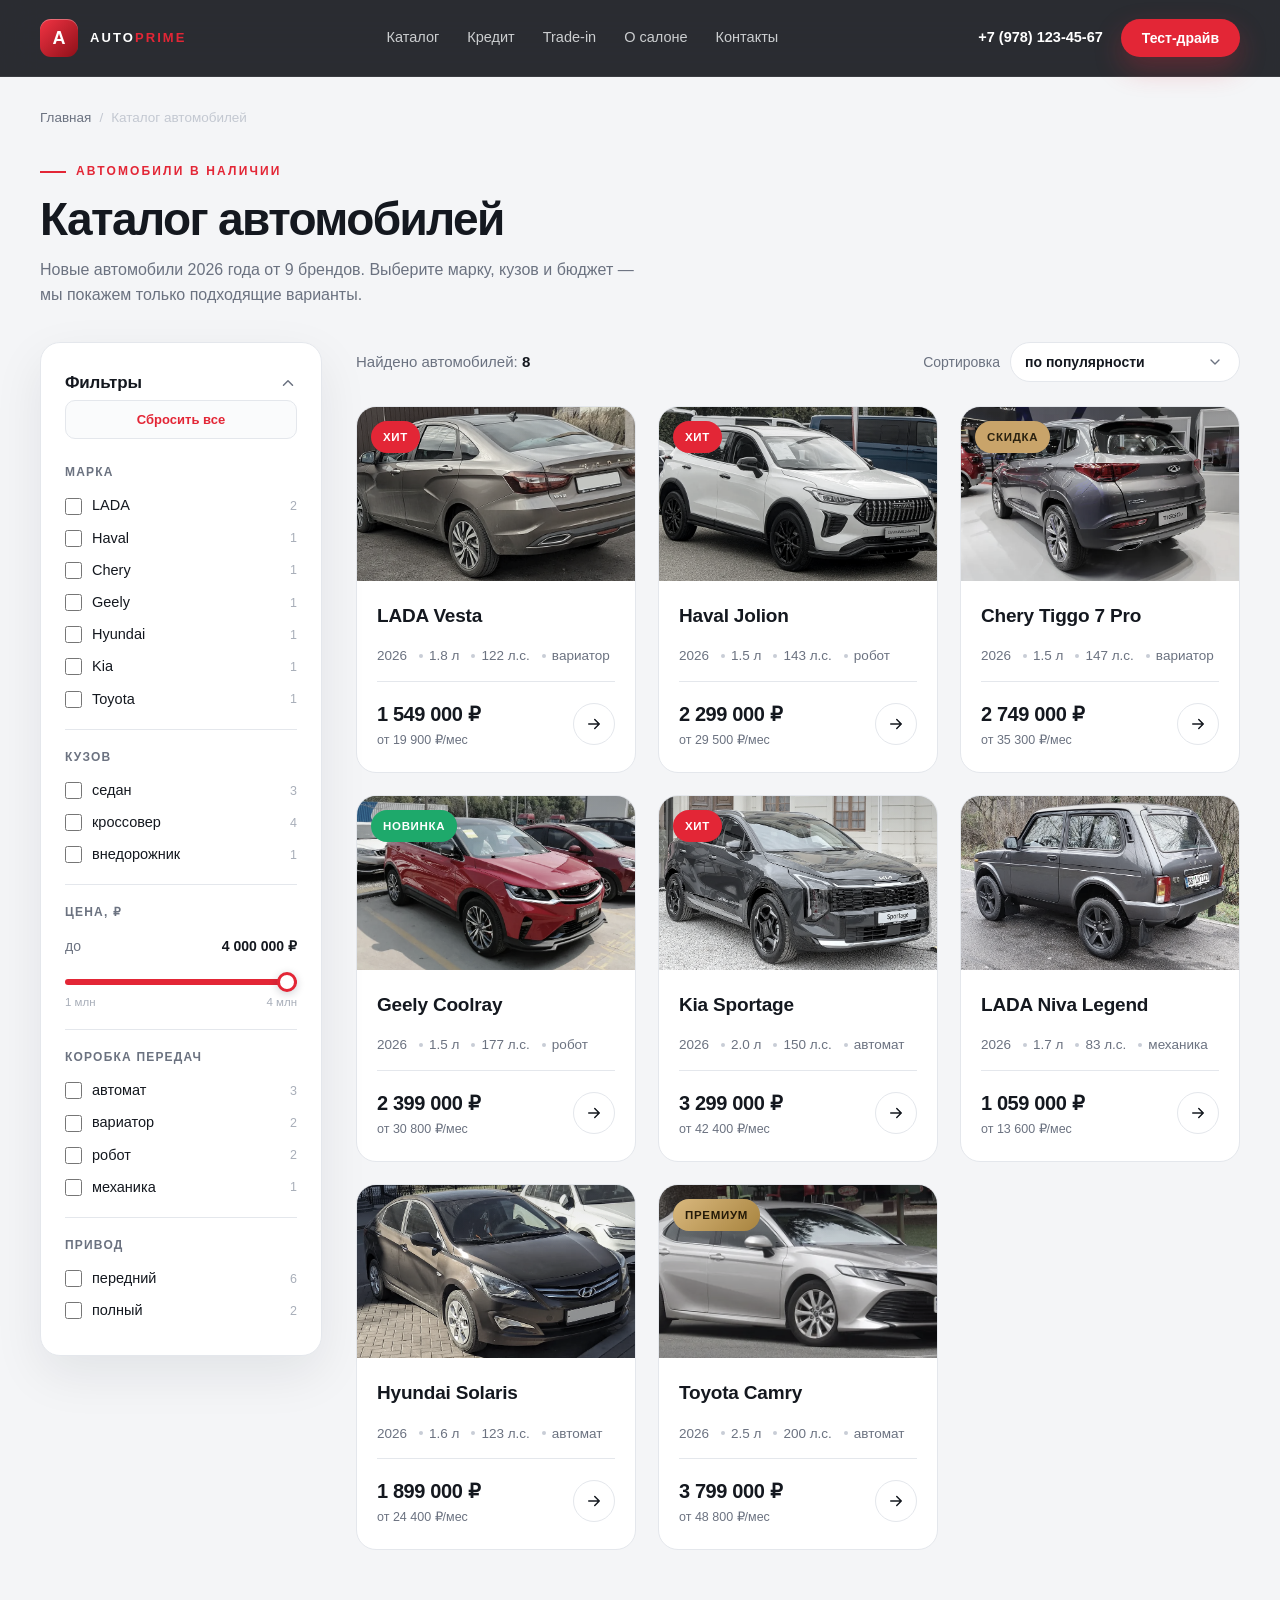
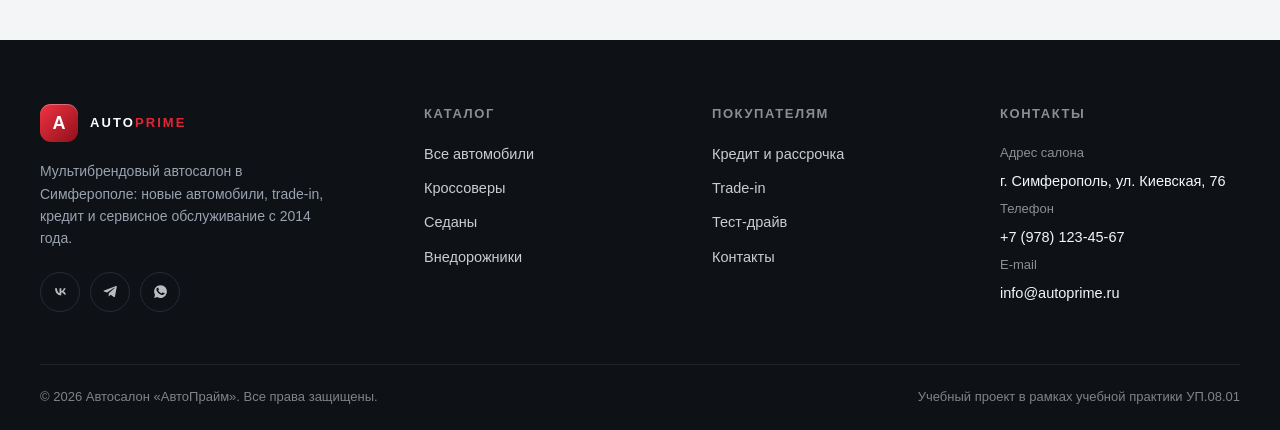
<file: catalog.html>
<!DOCTYPE html>
<html lang="ru">
<head>
  <meta charset="UTF-8">
  <meta name="viewport" content="width=device-width, initial-scale=1.0">
  <title>Каталог автомобилей — АвтоПрайм</title>
  <meta name="description" content="Каталог новых автомобилей автосалона «АвтоПрайм» в Симферополе: фильтры по марке, кузову, цене, коробке передач и приводу.">
  <link rel="icon" type="image/svg+xml" href="img/logo.svg">
  <link rel="stylesheet" href="css/common.css">
  <link rel="stylesheet" href="css/catalog.css">
</head>
<body>

<header class="header">
  <div class="container header__inner">
    <a class="logo" href="index.html" aria-label="АвтоПрайм — на главную">
      <span class="logo__mark">A</span>
      <span class="logo__text">AUTO<em>PRIME</em></span>
    </a>
    <nav class="nav" aria-label="Основное меню">
      <a href="catalog.html">Каталог</a>
      <a href="index.html#credit">Кредит</a>
      <a href="index.html#tradein">Trade-in</a>
      <a href="index.html#about">О салоне</a>
      <a href="contacts.html">Контакты</a>
    </nav>
    <div class="header__actions">
      <a class="header__phone" href="tel:+79781234567">+7 (978) 123-45-67</a>
      <button class="btn btn--primary btn--sm" type="button" data-modal>Тест-драйв</button>
      <button class="burger" id="burger" type="button" aria-label="Открыть меню" aria-expanded="false">
        <span></span><span></span><span></span>
      </button>
    </div>
  </div>
  <div class="mobile-menu" id="mobileMenu">
    <a href="catalog.html">Каталог</a>
    <a href="index.html#credit">Кредит</a>
    <a href="index.html#tradein">Trade-in</a>
    <a href="index.html#about">О салоне</a>
    <a href="contacts.html">Контакты</a>
    <a class="header__phone" href="tel:+79781234567">+7 (978) 123-45-67</a>
    <button class="btn btn--primary btn--block" type="button" data-modal>Записаться на тест-драйв</button>
  </div>
</header>

<main>
  <div class="container">
    <nav class="breadcrumbs" aria-label="Хлебные крошки">
      <a href="index.html">Главная</a>
      <span>/</span>
      <span>Каталог автомобилей</span>
    </nav>

    <div class="page-head">
      <span class="eyebrow">Автомобили в наличии</span>
      <h1 class="page-head__title">Каталог автомобилей</h1>
      <p class="page-head__text">Новые автомобили 2026 года от 9 брендов. Выберите марку, кузов и бюджет —
        мы покажем только подходящие варианты.</p>
    </div>

    <div class="catalog">
      <details class="filters" id="filters" open>
        <summary class="filters__head">
          <span class="filters__title">Фильтры</span>
          <svg class="filters__chevron" viewBox="0 0 24 24" width="18" height="18" fill="none" stroke="currentColor" stroke-width="2" stroke-linecap="round" stroke-linejoin="round"><path d="m6 9 6 6 6-6"/></svg>
        </summary>
        <button class="filters__reset" id="resetFilters" type="button">Сбросить все</button>

        <div class="filters__group">
          <div class="filters__group-title">Марка</div>
          <div class="filters__list" id="filterBrands"></div>
        </div>

        <div class="filters__group">
          <div class="filters__group-title">Кузов</div>
          <div class="filters__list" id="filterBody"></div>
        </div>

        <div class="filters__group">
          <div class="filters__group-title">Цена, ₽</div>
          <div class="filters__price-value">
            <span>до</span>
            <b id="priceMaxLabel">4 000 000 ₽</b>
          </div>
          <input class="range" id="priceRange" type="range" min="1000000" max="4000000" step="50000" value="4000000" aria-label="Максимальная цена">
          <div class="filters__range-scale"><span>1 млн</span><span>4 млн</span></div>
        </div>

        <div class="filters__group">
          <div class="filters__group-title">Коробка передач</div>
          <div class="filters__list" id="filterKpp"></div>
        </div>

        <div class="filters__group">
          <div class="filters__group-title">Привод</div>
          <div class="filters__list" id="filterDrive"></div>
        </div>
      </details>

      <section aria-label="Результаты подбора">
        <div class="catalog__toolbar">
          <div class="catalog__found">Найдено автомобилей: <b id="foundCount">8</b></div>
          <label class="sort">
            Сортировка
            <select class="select" id="sortSelect" aria-label="Сортировка автомобилей">
              <option value="popular">по популярности</option>
              <option value="price-asc">цена: по возрастанию</option>
              <option value="price-desc">цена: по убыванию</option>
              <option value="power-desc">мощность: по убыванию</option>
            </select>
          </label>
        </div>
        <div class="catalog-grid" id="catalogGrid"></div>
      </section>
    </div>
  </div>
</main>

<footer class="footer">
  <div class="container">
    <div class="footer__grid">
      <div class="footer__brand">
        <a class="logo" href="index.html">
          <span class="logo__mark">A</span>
          <span class="logo__text">AUTO<em>PRIME</em></span>
        </a>
        <p class="footer__about">Мультибрендовый автосалон в Симферополе: новые автомобили, trade-in,
          кредит и сервисное обслуживание с 2014 года.</p>
        <div class="footer__social">
          <a href="#" aria-label="ВКонтакте">
            <svg viewBox="0 0 24 24" fill="currentColor"><path d="M13.2 17.6c-5.4 0-8.7-3.8-8.9-10.1h2.7c.1 4.6 2.1 6.5 3.6 6.9V7.5h2.6v4c1.5-.2 3-1.7 3.5-4h2.6a7 7 0 0 1-3.1 4.3 7.1 7.1 0 0 1 3.6 4.3h-2.9c-.5-1.5-1.9-2.7-3.7-2.9v2.9h-.7Z"/></svg>
          </a>
          <a href="#" aria-label="Telegram">
            <svg viewBox="0 0 24 24" fill="currentColor"><path d="M21 4.6 18.3 19c-.2 1-.8 1.2-1.6.8l-4.4-3.3-2.1 2c-.2.2-.4.4-.9.4l.3-4.5 8.3-7.5c.4-.3-.1-.5-.6-.2L7.1 13.4l-4.3-1.4c-.9-.3-.9-.9.2-1.3l16.7-6.4c.8-.3 1.5.2 1.3 1.3Z"/></svg>
          </a>
          <a href="#" aria-label="WhatsApp">
            <svg viewBox="0 0 24 24" fill="currentColor"><path d="M12 3a9 9 0 0 0-7.7 13.6L3 21l4.5-1.2A9 9 0 1 0 12 3Zm5 12.6c-.2.6-1.2 1.2-1.7 1.2-.5.1-1 .2-1.7 0-.4-.1-.9-.3-1.6-.6-2.8-1.2-4.6-4-4.7-4.2-.1-.2-1.1-1.5-1.1-2.8s.7-2 .9-2.2c.2-.3.5-.3.7-.3h.5c.2 0 .4-.1.6.5l.8 2c.1.2 0 .4-.1.5l-.4.5c-.1.2-.3.3-.1.6.2.3.8 1.4 1.8 2.2 1.2 1.1 2.2 1.4 2.5 1.5.2.1.4.1.6-.1l.9-1c.2-.2.4-.2.6-.1l2 1c.2.1.4.2.4.4.1.3.1.8-.1 1.3Z"/></svg>
          </a>
        </div>
      </div>
      <div>
        <div class="footer__title">Каталог</div>
        <div class="footer__links">
          <a href="catalog.html">Все автомобили</a>
          <a href="catalog.html?body=кроссовер">Кроссоверы</a>
          <a href="catalog.html?body=седан">Седаны</a>
          <a href="catalog.html?body=внедорожник">Внедорожники</a>
        </div>
      </div>
      <div>
        <div class="footer__title">Покупателям</div>
        <div class="footer__links">
          <a href="index.html#credit">Кредит и рассрочка</a>
          <a href="index.html#tradein">Trade-in</a>
          <a href="#" data-modal>Тест-драйв</a>
          <a href="contacts.html">Контакты</a>
        </div>
      </div>
      <div>
        <div class="footer__title">Контакты</div>
        <div class="footer__contact">
          <span>Адрес салона</span>
          <a href="contacts.html">г. Симферополь, ул. Киевская, 76</a>
          <span>Телефон</span>
          <a href="tel:+79781234567">+7 (978) 123-45-67</a>
          <span>E-mail</span>
          <a href="mailto:info@autoprime.ru">info@autoprime.ru</a>
        </div>
      </div>
    </div>
    <div class="footer__bottom">
      <span>© 2026 Автосалон «АвтоПрайм». Все права защищены.</span>
      <span>Учебный проект в рамках учебной практики УП.08.01</span>
    </div>
  </div>
</footer>

<script src="js/data.js"></script>
<script src="js/main.js"></script>
<script src="js/catalog.js"></script>
</body>
</html>
</file>
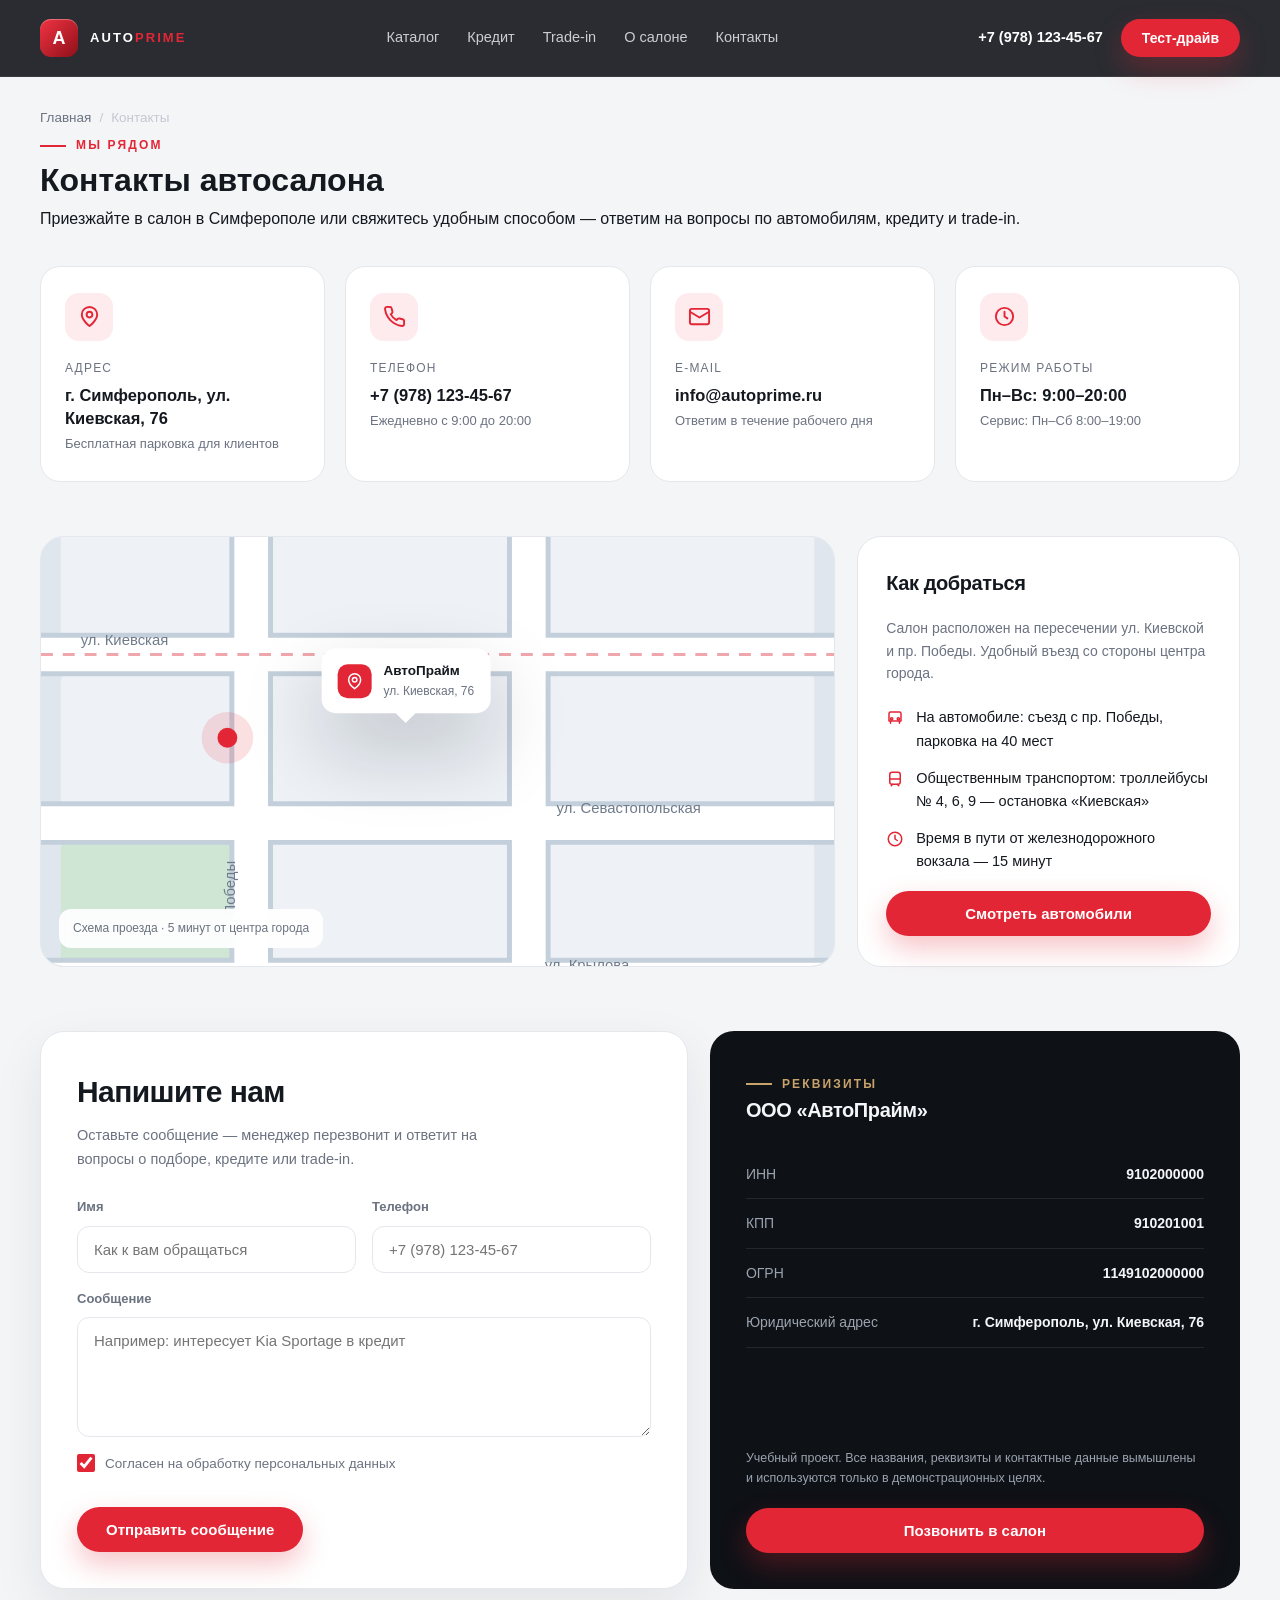
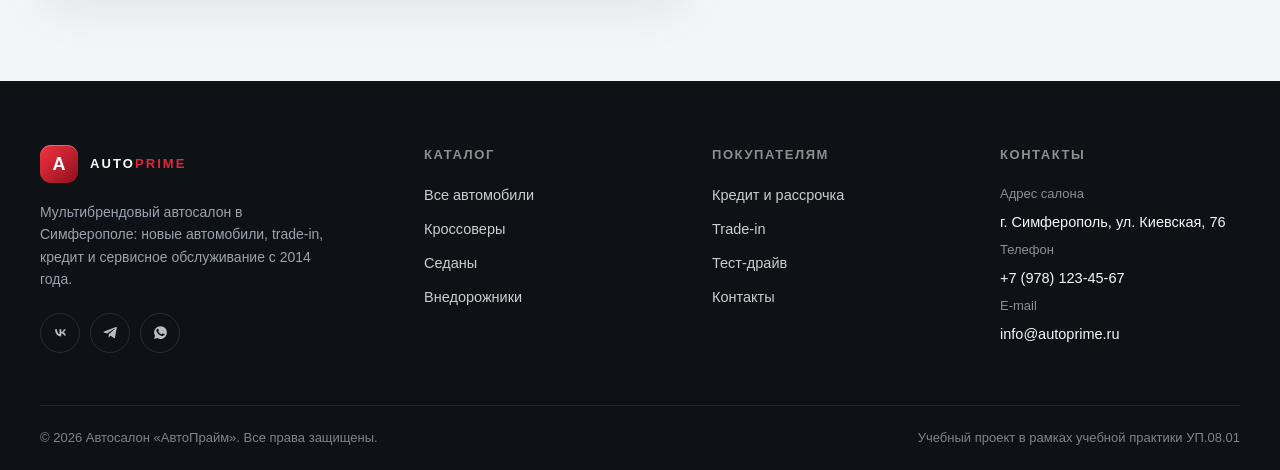
<file: contacts.html>
<!DOCTYPE html>
<html lang="ru">
<head>
  <meta charset="UTF-8">
  <meta name="viewport" content="width=device-width, initial-scale=1.0">
  <title>Контакты — АвтоПрайм</title>
  <meta name="description" content="Контакты автосалона «АвтоПрайм»: адрес в Симферополе, телефоны, e-mail, часы работы и форма обратной связи.">
  <link rel="icon" type="image/svg+xml" href="img/logo.svg">
  <link rel="stylesheet" href="css/common.css">
  <link rel="stylesheet" href="css/contacts.css">
</head>
<body>

<header class="header">
  <div class="container header__inner">
    <a class="logo" href="index.html" aria-label="АвтоПрайм — на главную">
      <span class="logo__mark">A</span>
      <span class="logo__text">AUTO<em>PRIME</em></span>
    </a>
    <nav class="nav" aria-label="Основное меню">
      <a href="catalog.html">Каталог</a>
      <a href="index.html#credit">Кредит</a>
      <a href="index.html#tradein">Trade-in</a>
      <a href="index.html#about">О салоне</a>
      <a href="contacts.html">Контакты</a>
    </nav>
    <div class="header__actions">
      <a class="header__phone" href="tel:+79781234567">+7 (978) 123-45-67</a>
      <button class="btn btn--primary btn--sm" type="button" data-modal>Тест-драйв</button>
      <button class="burger" id="burger" type="button" aria-label="Открыть меню" aria-expanded="false">
        <span></span><span></span><span></span>
      </button>
    </div>
  </div>
  <div class="mobile-menu" id="mobileMenu">
    <a href="catalog.html">Каталог</a>
    <a href="index.html#credit">Кредит</a>
    <a href="index.html#tradein">Trade-in</a>
    <a href="index.html#about">О салоне</a>
    <a href="contacts.html">Контакты</a>
    <a class="header__phone" href="tel:+79781234567">+7 (978) 123-45-67</a>
    <button class="btn btn--primary btn--block" type="button" data-modal>Записаться на тест-драйв</button>
  </div>
</header>

<main>
  <div class="container contacts-page">
    <nav class="breadcrumbs" aria-label="Хлебные крошки">
      <a href="index.html">Главная</a>
      <span>/</span>
      <span>Контакты</span>
    </nav>

    <div class="page-head">
      <span class="eyebrow">Мы рядом</span>
      <h1 class="page-head__title">Контакты автосалона</h1>
      <p class="page-head__text">Приезжайте в салон в Симферополе или свяжитесь удобным способом — ответим на вопросы
        по автомобилям, кредиту и trade-in.</p>
    </div>

    <div class="contact-cards">
      <article class="contact-card">
        <div class="contact-card__icon">
          <svg viewBox="0 0 24 24" fill="none" stroke="currentColor" stroke-width="2" stroke-linecap="round" stroke-linejoin="round"><path d="M20 10c0 6-8 12-8 12s-8-6-8-12a8 8 0 1 1 16 0Z"/><circle cx="12" cy="10" r="3"/></svg>
        </div>
        <div class="contact-card__label">Адрес</div>
        <div class="contact-card__value">г. Симферополь, ул. Киевская, 76</div>
        <div class="contact-card__note">Бесплатная парковка для клиентов</div>
      </article>
      <article class="contact-card">
        <div class="contact-card__icon">
          <svg viewBox="0 0 24 24" fill="none" stroke="currentColor" stroke-width="2" stroke-linecap="round" stroke-linejoin="round"><path d="M22 16.9v3a2 2 0 0 1-2.2 2 19.8 19.8 0 0 1-8.6-3.1 19.5 19.5 0 0 1-6-6A19.8 19.8 0 0 1 2.1 4.2 2 2 0 0 1 4.1 2h3a2 2 0 0 1 2 1.7c.1 1 .4 1.9.7 2.8a2 2 0 0 1-.5 2.1L8.1 9.8a16 16 0 0 0 6 6l1.2-1.2a2 2 0 0 1 2.1-.5c.9.3 1.8.6 2.8.7a2 2 0 0 1 1.8 2.1Z"/></svg>
        </div>
        <div class="contact-card__label">Телефон</div>
        <div class="contact-card__value"><a href="tel:+79781234567">+7 (978) 123-45-67</a></div>
        <div class="contact-card__note">Ежедневно с 9:00 до 20:00</div>
      </article>
      <article class="contact-card">
        <div class="contact-card__icon">
          <svg viewBox="0 0 24 24" fill="none" stroke="currentColor" stroke-width="2" stroke-linecap="round" stroke-linejoin="round"><rect x="2" y="4" width="20" height="16" rx="2"/><path d="m2 7 10 6 10-6"/></svg>
        </div>
        <div class="contact-card__label">E-mail</div>
        <div class="contact-card__value"><a href="mailto:info@autoprime.ru">info@autoprime.ru</a></div>
        <div class="contact-card__note">Ответим в течение рабочего дня</div>
      </article>
      <article class="contact-card">
        <div class="contact-card__icon">
          <svg viewBox="0 0 24 24" fill="none" stroke="currentColor" stroke-width="2" stroke-linecap="round" stroke-linejoin="round"><circle cx="12" cy="12" r="9"/><path d="M12 7v5l3 2"/></svg>
        </div>
        <div class="contact-card__label">Режим работы</div>
        <div class="contact-card__value">Пн–Вс: 9:00–20:00</div>
        <div class="contact-card__note">Сервис: Пн–Сб 8:00–19:00</div>
      </article>
    </div>

    <div class="map-block">
      <div class="map">
        <svg viewBox="0 0 800 500" preserveAspectRatio="xMidYMid slice" role="img" aria-label="Схема проезда к автосалону">
          <rect width="800" height="500" fill="#dfe6ee"/>
          <rect x="20" y="20" width="180" height="120" rx="8" fill="#eef2f7"/>
          <rect x="230" y="20" width="250" height="120" rx="8" fill="#eef2f7"/>
          <rect x="510" y="20" width="270" height="120" rx="8" fill="#eef2f7"/>
          <rect x="20" y="170" width="180" height="140" rx="8" fill="#eef2f7"/>
          <rect x="230" y="170" width="250" height="140" rx="8" fill="#eef2f7"/>
          <rect x="510" y="170" width="270" height="140" rx="8" fill="#eef2f7"/>
          <rect x="20" y="340" width="180" height="140" rx="8" fill="#cfe6d4"/>
          <rect x="230" y="340" width="250" height="140" rx="8" fill="#eef2f7"/>
          <rect x="510" y="340" width="270" height="140" rx="8" fill="#eef2f7"/>
          <path d="M0 152h800M0 322h800M212 0v500M492 0v500M0 480h800" stroke="#c3cfdb" stroke-width="44" fill="none"/>
          <path d="M0 152h800M0 322h800M212 0v500M492 0v500M0 480h800" stroke="#ffffff" stroke-width="34" fill="none"/>
          <path d="M0 152h800" stroke="#f0a6ad" stroke-width="3" stroke-dasharray="12 10"/>
          <text x="40" y="142" font-family="'Segoe UI',Arial,sans-serif" font-size="15" fill="#6f7b8a">ул. Киевская</text>
          <text x="520" y="312" font-family="'Segoe UI',Arial,sans-serif" font-size="15" fill="#6f7b8a">ул. Севастопольская</text>
          <text x="196" y="440" font-family="'Segoe UI',Arial,sans-serif" font-size="15" fill="#6f7b8a" transform="rotate(-90 196 440)">пр. Победы</text>
          <text x="508" y="470" font-family="'Segoe UI',Arial,sans-serif" font-size="15" fill="#6f7b8a">ул. Крылова</text>
          <circle cx="188" cy="236" r="26" fill="#e32636" opacity="0.14"/>
          <circle cx="188" cy="236" r="10" fill="#e32636"/>
        </svg>
        <div class="map__pin">
          <div class="map__pin-mark">
            <svg viewBox="0 0 24 24" fill="none" stroke="currentColor" stroke-width="2" stroke-linecap="round" stroke-linejoin="round"><path d="M20 10c0 6-8 12-8 12s-8-6-8-12a8 8 0 1 1 16 0Z"/><circle cx="12" cy="10" r="3"/></svg>
          </div>
          <div>
            <div class="map__pin-title">АвтоПрайм</div>
            <div class="map__pin-text">ул. Киевская, 76</div>
          </div>
        </div>
        <div class="map__legend">Схема проезда · 5 минут от центра города</div>
      </div>

      <aside class="contact-aside">
        <h2 class="contact-aside__title">Как добраться</h2>
        <p class="contact-aside__text">Салон расположен на пересечении ул. Киевской и пр. Победы.
          Удобный въезд со стороны центра города.</p>
        <div class="contact-aside__list">
          <div class="contact-aside__item">
            <svg viewBox="0 0 24 24" fill="none" stroke="currentColor" stroke-width="2" stroke-linecap="round" stroke-linejoin="round"><path d="M4 16V6a2 2 0 0 1 2-2h12a2 2 0 0 1 2 2v10M4 16h16M6 16v3M18 16v3"/><circle cx="7.5" cy="13" r="1.5"/><circle cx="16.5" cy="13" r="1.5"/></svg>
            <span>На автомобиле: съезд с пр. Победы, парковка на 40 мест</span>
          </div>
          <div class="contact-aside__item">
            <svg viewBox="0 0 24 24" fill="none" stroke="currentColor" stroke-width="2" stroke-linecap="round" stroke-linejoin="round"><rect x="5" y="3" width="14" height="16" rx="3"/><path d="M5 12h14M9 19l-2 2M15 19l2 2"/></svg>
            <span>Общественным транспортом: троллейбусы № 4, 6, 9 — остановка «Киевская»</span>
          </div>
          <div class="contact-aside__item">
            <svg viewBox="0 0 24 24" fill="none" stroke="currentColor" stroke-width="2" stroke-linecap="round" stroke-linejoin="round"><circle cx="12" cy="12" r="9"/><path d="M12 7v5l3 2"/></svg>
            <span>Время в пути от железнодорожного вокзала — 15 минут</span>
          </div>
        </div>
        <a class="btn btn--primary" href="catalog.html">Смотреть автомобили</a>
      </aside>
    </div>

    <div class="contact-form-block">
      <div class="form-card">
        <h2 class="form-card__title">Напишите нам</h2>
        <p class="form-card__text">Оставьте сообщение — менеджер перезвонит и ответит на вопросы о подборе,
          кредите или trade-in.</p>
        <form class="form" id="contactForm" novalidate>
          <div class="field">
            <label for="contactName">Имя</label>
            <input class="input" id="contactName" name="name" type="text" placeholder="Как к вам обращаться" autocomplete="name">
          </div>
          <div class="field">
            <label for="contactPhone">Телефон</label>
            <input class="input" id="contactPhone" name="phone" type="tel" placeholder="+7 (978) 123-45-67" autocomplete="tel">
          </div>
          <div class="field field--full">
            <label for="contactMessage">Сообщение</label>
            <textarea class="textarea" id="contactMessage" name="message" placeholder="Например: интересует Kia Sportage в кредит"></textarea>
          </div>
          <label class="checkbox field--full">
            <input type="checkbox" name="agree" checked>
            Согласен на обработку персональных данных
          </label>
          <p class="form-status" id="contactStatus" role="status"></p>
          <button class="btn btn--primary" type="submit">Отправить сообщение</button>
        </form>
      </div>

      <aside class="requisites">
        <div>
          <div class="eyebrow eyebrow--light">Реквизиты</div>
          <h2 class="requisites__title">ООО «АвтоПрайм»</h2>
        </div>
        <div class="requisites__rows">
          <div class="requisites__row"><span>ИНН</span><b>9102000000</b></div>
          <div class="requisites__row"><span>КПП</span><b>910201001</b></div>
          <div class="requisites__row"><span>ОГРН</span><b>1149102000000</b></div>
          <div class="requisites__row"><span>Юридический адрес</span><b>г. Симферополь, ул. Киевская, 76</b></div>
        </div>
        <p class="requisites__note">Учебный проект. Все названия, реквизиты и контактные данные вымышлены
          и используются только в демонстрационных целях.</p>
        <a class="btn btn--primary btn--block" href="tel:+79781234567">Позвонить в салон</a>
      </aside>
    </div>
  </div>
</main>

<footer class="footer">
  <div class="container">
    <div class="footer__grid">
      <div class="footer__brand">
        <a class="logo" href="index.html">
          <span class="logo__mark">A</span>
          <span class="logo__text">AUTO<em>PRIME</em></span>
        </a>
        <p class="footer__about">Мультибрендовый автосалон в Симферополе: новые автомобили, trade-in,
          кредит и сервисное обслуживание с 2014 года.</p>
        <div class="footer__social">
          <a href="#" aria-label="ВКонтакте">
            <svg viewBox="0 0 24 24" fill="currentColor"><path d="M13.2 17.6c-5.4 0-8.7-3.8-8.9-10.1h2.7c.1 4.6 2.1 6.5 3.6 6.9V7.5h2.6v4c1.5-.2 3-1.7 3.5-4h2.6a7 7 0 0 1-3.1 4.3 7.1 7.1 0 0 1 3.6 4.3h-2.9c-.5-1.5-1.9-2.7-3.7-2.9v2.9h-.7Z"/></svg>
          </a>
          <a href="#" aria-label="Telegram">
            <svg viewBox="0 0 24 24" fill="currentColor"><path d="M21 4.6 18.3 19c-.2 1-.8 1.2-1.6.8l-4.4-3.3-2.1 2c-.2.2-.4.4-.9.4l.3-4.5 8.3-7.5c.4-.3-.1-.5-.6-.2L7.1 13.4l-4.3-1.4c-.9-.3-.9-.9.2-1.3l16.7-6.4c.8-.3 1.5.2 1.3 1.3Z"/></svg>
          </a>
          <a href="#" aria-label="WhatsApp">
            <svg viewBox="0 0 24 24" fill="currentColor"><path d="M12 3a9 9 0 0 0-7.7 13.6L3 21l4.5-1.2A9 9 0 1 0 12 3Zm5 12.6c-.2.6-1.2 1.2-1.7 1.2-.5.1-1 .2-1.7 0-.4-.1-.9-.3-1.6-.6-2.8-1.2-4.6-4-4.7-4.2-.1-.2-1.1-1.5-1.1-2.8s.7-2 .9-2.2c.2-.3.5-.3.7-.3h.5c.2 0 .4-.1.6.5l.8 2c.1.2 0 .4-.1.5l-.4.5c-.1.2-.3.3-.1.6.2.3.8 1.4 1.8 2.2 1.2 1.1 2.2 1.4 2.5 1.5.2.1.4.1.6-.1l.9-1c.2-.2.4-.2.6-.1l2 1c.2.1.4.2.4.4.1.3.1.8-.1 1.3Z"/></svg>
          </a>
        </div>
      </div>
      <div>
        <div class="footer__title">Каталог</div>
        <div class="footer__links">
          <a href="catalog.html">Все автомобили</a>
          <a href="catalog.html?body=кроссовер">Кроссоверы</a>
          <a href="catalog.html?body=седан">Седаны</a>
          <a href="catalog.html?body=внедорожник">Внедорожники</a>
        </div>
      </div>
      <div>
        <div class="footer__title">Покупателям</div>
        <div class="footer__links">
          <a href="index.html#credit">Кредит и рассрочка</a>
          <a href="index.html#tradein">Trade-in</a>
          <a href="#" data-modal>Тест-драйв</a>
          <a href="contacts.html">Контакты</a>
        </div>
      </div>
      <div>
        <div class="footer__title">Контакты</div>
        <div class="footer__contact">
          <span>Адрес салона</span>
          <a href="contacts.html">г. Симферополь, ул. Киевская, 76</a>
          <span>Телефон</span>
          <a href="tel:+79781234567">+7 (978) 123-45-67</a>
          <span>E-mail</span>
          <a href="mailto:info@autoprime.ru">info@autoprime.ru</a>
        </div>
      </div>
    </div>
    <div class="footer__bottom">
      <span>© 2026 Автосалон «АвтоПрайм». Все права защищены.</span>
      <span>Учебный проект в рамках учебной практики УП.08.01</span>
    </div>
  </div>
</footer>

<script src="js/data.js"></script>
<script src="js/main.js"></script>
<script src="js/contacts.js"></script>
</body>
</html>
</file>
<file: css/common.css>
/* ==========================================================================
   «АвтоПрайм» — общие стили (переменные, сброс, типографика, шапка, подвал,
   кнопки, карточки автомобилей, формы, модальное окно)
   ========================================================================== */

:root {
  --bg-dark: #0e1116;
  --surface-dark: #171b22;
  --surface-dark-2: #1d222b;
  --border-dark: #262c36;
  --text-light: #f4f6f8;
  --muted-light: #9aa3af;
  --bg-light: #f4f5f7;
  --surface-light: #ffffff;
  --border-light: #e4e7ec;
  --text-dark: #14181f;
  --muted-dark: #6b7280;
  --accent: #e32636;
  --accent-hover: #c71f2d;
  --gold: #c9a46a;
  --green: #1ea96b;
  --radius: 14px;
  --radius-lg: 20px;
  --container: 1200px;
  --shadow: 0 18px 50px rgba(16, 24, 40, 0.08);
  --shadow-lg: 0 34px 80px rgba(8, 12, 20, 0.22);
  --font: "Segoe UI", "Inter", Arial, sans-serif;
}

*,
*::before,
*::after {
  box-sizing: border-box;
}

html {
  scroll-behavior: smooth;
}

body {
  margin: 0;
  font-family: var(--font);
  font-size: 16px;
  line-height: 1.6;
  color: var(--text-dark);
  background: var(--bg-light);
  overflow-x: hidden;
  -webkit-font-smoothing: antialiased;
}

img {
  display: block;
  max-width: 100%;
  height: auto;
}

/* Сетки не должны растягиваться под ширину изображений */
.hero__inner > *,
.credit > *,
.tradein > *,
.car-hero > *,
.catalog > *,
.map-block > *,
.contact-form-block > *,
.footer__grid > *,
.search-panel > * {
  min-width: 0;
}

a {
  color: inherit;
  text-decoration: none;
}

button {
  font-family: inherit;
}

h1,
h2,
h3,
h4,
p {
  margin: 0;
}

ul {
  margin: 0;
  padding: 0;
  list-style: none;
}

.container {
  width: min(100% - 48px, var(--container));
  margin-inline: auto;
}

/* --- Служебные элементы --------------------------------------------------- */

.eyebrow {
  display: inline-flex;
  align-items: center;
  gap: 10px;
  font-size: 12px;
  font-weight: 700;
  letter-spacing: 0.18em;
  text-transform: uppercase;
  color: var(--accent);
}

.eyebrow--light {
  color: var(--gold);
}

.eyebrow::before {
  content: "";
  width: 26px;
  height: 2px;
  background: currentColor;
}

.section {
  padding: 88px 0;
}

.section--tight {
  padding: 64px 0;
}

.section--dark {
  background: var(--bg-dark);
  color: var(--text-light);
}

.section-head {
  display: flex;
  align-items: flex-end;
  justify-content: space-between;
  gap: 32px;
  margin-bottom: 40px;
}

.section-title {
  font-size: clamp(28px, 3.2vw, 42px);
  line-height: 1.12;
  font-weight: 800;
  letter-spacing: -0.03em;
}

.section-subtitle {
  margin-top: 12px;
  max-width: 560px;
  color: var(--muted-dark);
  font-size: 16px;
}

.section--dark .section-subtitle {
  color: var(--muted-light);
}

.link-more {
  display: inline-flex;
  align-items: center;
  gap: 8px;
  font-weight: 600;
  font-size: 15px;
  color: var(--accent);
  white-space: nowrap;
  transition: gap 0.2s ease;
}

.link-more:hover {
  gap: 14px;
}

/* --- Кнопки --------------------------------------------------------------- */

.btn {
  display: inline-flex;
  align-items: center;
  justify-content: center;
  gap: 10px;
  padding: 14px 28px;
  border: 1px solid transparent;
  border-radius: 999px;
  font-size: 15px;
  font-weight: 600;
  line-height: 1;
  cursor: pointer;
  white-space: nowrap;
  transition: transform 0.22s ease, background 0.22s ease, color 0.22s ease,
    border-color 0.22s ease, box-shadow 0.22s ease;
}

.btn svg {
  width: 18px;
  height: 18px;
  flex: none;
}

.btn--primary {
  background: var(--accent);
  color: #fff;
  box-shadow: 0 12px 28px rgba(227, 38, 54, 0.28);
}

.btn--primary:hover {
  background: var(--accent-hover);
  transform: translateY(-2px);
}

.btn--dark {
  background: var(--text-dark);
  color: #fff;
}

.btn--dark:hover {
  background: #000;
  transform: translateY(-2px);
}

.btn--light {
  background: #fff;
  color: var(--text-dark);
  border-color: var(--border-light);
}

.btn--light:hover {
  border-color: var(--text-dark);
  transform: translateY(-2px);
}

.btn--ghost {
  background: rgba(255, 255, 255, 0.06);
  color: var(--text-light);
  border-color: rgba(255, 255, 255, 0.26);
  backdrop-filter: blur(10px);
}

.btn--ghost:hover {
  background: rgba(255, 255, 255, 0.14);
  transform: translateY(-2px);
}

.btn--sm {
  padding: 11px 20px;
  font-size: 14px;
}

.btn--lg {
  padding: 18px 34px;
  font-size: 16px;
}

.btn--block {
  width: 100%;
}

/* --- Шапка ---------------------------------------------------------------- */

.header {
  position: sticky;
  top: 0;
  z-index: 50;
  background: rgba(14, 17, 22, 0.88);
  backdrop-filter: blur(18px);
  border-bottom: 1px solid rgba(255, 255, 255, 0.07);
  color: var(--text-light);
}

.header__inner {
  height: 76px;
  display: flex;
  align-items: center;
  justify-content: space-between;
  gap: 28px;
}

.logo {
  display: inline-flex;
  align-items: center;
  gap: 12px;
  font-size: 13px;
  font-weight: 800;
  letter-spacing: 0.16em;
  color: #fff;
}

.logo__mark {
  width: 38px;
  height: 38px;
  border-radius: 11px;
  background: linear-gradient(135deg, #f23343, #8e1019);
  display: grid;
  place-items: center;
  font-size: 18px;
  font-weight: 800;
  letter-spacing: 0;
  box-shadow: inset 0 1px 0 rgba(255, 255, 255, 0.3);
}

.logo__text em {
  color: var(--accent);
  font-style: normal;
}

.nav {
  display: flex;
  align-items: center;
  gap: 28px;
  font-size: 14.5px;
  color: rgba(244, 246, 248, 0.8);
}

.nav a {
  position: relative;
  padding: 6px 0;
  transition: color 0.2s ease;
}

.nav a::after {
  content: "";
  position: absolute;
  left: 0;
  bottom: 0;
  width: 0;
  height: 2px;
  border-radius: 2px;
  background: var(--accent);
  transition: width 0.25s ease;
}

.nav a:hover {
  color: #fff;
}

.nav a:hover::after {
  width: 100%;
}

.header__actions {
  display: flex;
  align-items: center;
  gap: 18px;
}

.header__phone {
  font-size: 14.5px;
  font-weight: 600;
  color: #fff;
  white-space: nowrap;
}

.burger {
  display: none;
  width: 44px;
  height: 44px;
  padding: 0;
  border: 1px solid rgba(255, 255, 255, 0.18);
  border-radius: 12px;
  background: transparent;
  cursor: pointer;
  position: relative;
}

.burger span {
  position: absolute;
  left: 12px;
  width: 20px;
  height: 2px;
  border-radius: 2px;
  background: #fff;
  transition: transform 0.25s ease, opacity 0.25s ease;
}

.burger span:nth-child(1) {
  top: 15px;
}

.burger span:nth-child(2) {
  top: 21px;
}

.burger span:nth-child(3) {
  top: 27px;
}

.burger.is-open span:nth-child(1) {
  transform: translateY(6px) rotate(45deg);
}

.burger.is-open span:nth-child(2) {
  opacity: 0;
}

.burger.is-open span:nth-child(3) {
  transform: translateY(-6px) rotate(-45deg);
}

.mobile-menu {
  display: none;
  padding: 0 24px 22px;
  border-top: 1px solid rgba(255, 255, 255, 0.07);
  background: rgba(14, 17, 22, 0.97);
}

.mobile-menu.is-open {
  display: block;
}

.mobile-menu a {
  display: block;
  padding: 13px 0;
  font-size: 16px;
  color: rgba(244, 246, 248, 0.86);
  border-bottom: 1px solid rgba(255, 255, 255, 0.06);
}

.mobile-menu .header__phone {
  display: block;
  margin: 16px 0 12px;
  font-size: 18px;
}

/* --- Хлебные крошки ------------------------------------------------------- */

.breadcrumbs {
  display: flex;
  flex-wrap: wrap;
  align-items: center;
  gap: 8px;
  padding-top: 30px;
  font-size: 13.5px;
  color: var(--muted-dark);
}

.breadcrumbs a {
  transition: color 0.2s ease;
}

.breadcrumbs a:hover {
  color: var(--accent);
}

.breadcrumbs span {
  color: #c3c8d1;
}

/* --- Карточка автомобиля (общая для главной и каталога) ------------------- */

.cars-grid {
  display: grid;
  grid-template-columns: repeat(4, 1fr);
  gap: 22px;
}

.car-card {
  background: var(--surface-light);
  border: 1px solid var(--border-light);
  border-radius: var(--radius-lg);
  overflow: hidden;
  display: flex;
  flex-direction: column;
  transition: transform 0.28s ease, box-shadow 0.28s ease,
    border-color 0.28s ease;
}

.car-card:hover {
  transform: translateY(-6px);
  box-shadow: var(--shadow-lg);
  border-color: transparent;
}

.car-card__media {
  position: relative;
  display: block;
  aspect-ratio: 16 / 10;
  overflow: hidden;
  background: #e8eaee;
}

.car-card__media img {
  width: 100%;
  height: 100%;
  object-fit: cover;
  filter: grayscale(0.55) contrast(1.02);
  transform: scale(1.02);
  transition: transform 0.6s ease, filter 0.4s ease;
}

.car-card:hover .car-card__media img {
  filter: grayscale(0) contrast(1);
  transform: scale(1.07);
}

.car-card__media::after {
  content: "";
  position: absolute;
  inset: 0;
  background: linear-gradient(180deg, rgba(10, 14, 20, 0.12), transparent 38%);
  pointer-events: none;
}

.badge {
  position: absolute;
  top: 14px;
  left: 14px;
  z-index: 2;
  padding: 7px 12px;
  border-radius: 999px;
  font-size: 11.5px;
  font-weight: 700;
  letter-spacing: 0.06em;
  text-transform: uppercase;
  color: #fff;
  background: rgba(20, 24, 31, 0.78);
  backdrop-filter: blur(8px);
}

.badge--hit {
  background: var(--accent);
}

.badge--new {
  background: var(--green);
}

.badge--sale {
  background: var(--gold);
  color: #2a2110;
}

.badge--premium {
  background: linear-gradient(135deg, #d9b87e, #a8843f);
  color: #241a08;
}

.car-card__body {
  padding: 20px 20px 22px;
  display: flex;
  flex-direction: column;
  gap: 14px;
  flex: 1;
}

.car-card__title {
  font-size: 19px;
  font-weight: 700;
  letter-spacing: -0.01em;
}

.car-card__meta {
  display: flex;
  flex-wrap: wrap;
  gap: 6px 12px;
  font-size: 13.5px;
  color: var(--muted-dark);
}

.car-card__meta span {
  display: inline-flex;
  align-items: center;
  gap: 6px;
}

.car-card__meta span::before {
  content: "";
  width: 4px;
  height: 4px;
  border-radius: 50%;
  background: #c8cdd6;
}

.car-card__meta span:first-child::before {
  display: none;
}

.car-card__foot {
  margin-top: auto;
  display: flex;
  align-items: center;
  justify-content: space-between;
  gap: 12px;
  padding-top: 16px;
  border-top: 1px solid var(--border-light);
}

.car-card__price {
  font-size: 20px;
  font-weight: 800;
  letter-spacing: -0.02em;
  font-variant-numeric: tabular-nums;
}

.car-card__month {
  display: block;
  font-size: 12.5px;
  font-weight: 500;
  color: var(--muted-dark);
  letter-spacing: 0;
}

.car-card__link {
  display: inline-flex;
  align-items: center;
  justify-content: center;
  width: 42px;
  height: 42px;
  border: 1px solid var(--border-light);
  border-radius: 50%;
  color: var(--text-dark);
  transition: background 0.22s ease, color 0.22s ease, border-color 0.22s ease;
}

.car-card__link svg {
  width: 18px;
  height: 18px;
}

.car-card__link:hover {
  background: var(--accent);
  border-color: var(--accent);
  color: #fff;
}

/* --- Формы ---------------------------------------------------------------- */

.field {
  display: flex;
  flex-direction: column;
  gap: 8px;
}

.field label {
  font-size: 13px;
  font-weight: 600;
  color: var(--muted-dark);
}

.input,
.select,
.textarea {
  width: 100%;
  padding: 14px 16px;
  border: 1px solid var(--border-light);
  border-radius: 12px;
  background: #fff;
  font-family: inherit;
  font-size: 15px;
  color: var(--text-dark);
  transition: border-color 0.2s ease, box-shadow 0.2s ease;
}

.input:focus,
.select:focus,
.textarea:focus {
  outline: none;
  border-color: var(--accent);
  box-shadow: 0 0 0 4px rgba(227, 38, 54, 0.1);
}

.textarea {
  min-height: 120px;
  resize: vertical;
}

.select {
  appearance: none;
  background-image: url("data:image/svg+xml,%3Csvg xmlns='http://www.w3.org/2000/svg' width='16' height='16' viewBox='0 0 24 24' fill='none' stroke='%236b7280' stroke-width='2' stroke-linecap='round' stroke-linejoin='round'%3E%3Cpath d='m6 9 6 6 6-6'/%3E%3C/svg%3E");
  background-repeat: no-repeat;
  background-position: right 16px center;
  padding-right: 44px;
  cursor: pointer;
}

.checkbox {
  display: flex;
  align-items: flex-start;
  gap: 10px;
  font-size: 13.5px;
  color: var(--muted-dark);
  cursor: pointer;
}

.checkbox input {
  width: 18px;
  height: 18px;
  margin: 1px 0 0;
  accent-color: var(--accent);
  flex: none;
}

.form-note {
  font-size: 12.5px;
  color: var(--muted-dark);
}

.form-status {
  font-size: 14px;
  font-weight: 600;
}

.form-status.is-success {
  color: var(--green);
}

.form-status.is-error {
  color: var(--accent);
}

/* --- Подвал --------------------------------------------------------------- */

.footer {
  background: var(--bg-dark);
  color: var(--text-light);
  padding: 64px 0 0;
}

.footer__grid {
  display: grid;
  grid-template-columns: 1.4fr repeat(3, 1fr);
  gap: 48px;
  padding-bottom: 52px;
}

.footer__brand .logo {
  margin-bottom: 18px;
}

.footer__about {
  font-size: 14px;
  color: var(--muted-light);
  max-width: 300px;
}

.footer__social {
  display: flex;
  gap: 10px;
  margin-top: 22px;
}

.footer__social a {
  width: 40px;
  height: 40px;
  border: 1px solid var(--border-dark);
  border-radius: 50%;
  display: grid;
  place-items: center;
  color: rgba(244, 246, 248, 0.75);
  transition: background 0.22s ease, color 0.22s ease, border-color 0.22s ease;
}

.footer__social a:hover {
  background: var(--accent);
  border-color: var(--accent);
  color: #fff;
}

.footer__social svg {
  width: 17px;
  height: 17px;
}

.footer__title {
  font-size: 13px;
  font-weight: 700;
  letter-spacing: 0.12em;
  text-transform: uppercase;
  color: rgba(244, 246, 248, 0.55);
  margin-bottom: 18px;
}

.footer__links {
  display: flex;
  flex-direction: column;
  gap: 11px;
  font-size: 14.5px;
  color: rgba(244, 246, 248, 0.82);
}

.footer__links a {
  transition: color 0.2s ease;
}

.footer__links a:hover {
  color: #fff;
}

.footer__contact {
  display: flex;
  flex-direction: column;
  gap: 6px;
  font-size: 14.5px;
}

.footer__contact span {
  font-size: 13px;
  color: rgba(244, 246, 248, 0.55);
}

.footer__bottom {
  border-top: 1px solid rgba(255, 255, 255, 0.08);
  padding: 22px 0;
  display: flex;
  align-items: center;
  justify-content: space-between;
  gap: 18px;
  font-size: 13px;
  color: rgba(244, 246, 248, 0.5);
}

/* --- Появление блоков при прокрутке -------------------------------------- */

.reveal {
  opacity: 0;
  transform: translateY(26px);
  transition: opacity 0.7s ease, transform 0.7s ease;
}

.reveal.is-visible {
  opacity: 1;
  transform: none;
}

/* --- Модальное окно ------------------------------------------------------- */

.modal {
  position: fixed;
  inset: 0;
  z-index: 100;
  display: none;
  align-items: center;
  justify-content: center;
  padding: 24px;
}

.modal.is-open {
  display: flex;
}

.modal__backdrop {
  position: absolute;
  inset: 0;
  background: rgba(8, 11, 16, 0.62);
  backdrop-filter: blur(6px);
}

.modal__dialog {
  position: relative;
  width: min(100%, 520px);
  background: #fff;
  border-radius: 22px;
  padding: 36px;
  box-shadow: var(--shadow-lg);
  animation: modal-in 0.3s ease both;
}

@keyframes modal-in {
  from {
    opacity: 0;
    transform: translateY(18px) scale(0.98);
  }
}

.modal__close {
  position: absolute;
  top: 16px;
  right: 16px;
  width: 38px;
  height: 38px;
  border: 1px solid var(--border-light);
  border-radius: 50%;
  background: #fff;
  cursor: pointer;
  display: grid;
  place-items: center;
  color: var(--muted-dark);
  transition: background 0.2s ease, color 0.2s ease;
}

.modal__close:hover {
  background: var(--bg-light);
  color: var(--text-dark);
}

.modal__title {
  font-size: 26px;
  font-weight: 800;
  letter-spacing: -0.02em;
}

.modal__text {
  margin-top: 8px;
  font-size: 14.5px;
  color: var(--muted-dark);
}

.modal__form {
  margin-top: 24px;
  display: flex;
  flex-direction: column;
  gap: 14px;
}

/* --- Адаптивность общих элементов ---------------------------------------- */

@media (max-width: 1100px) {
  .nav {
    gap: 20px;
    font-size: 14px;
  }

  .header__phone {
    display: none;
  }

  .cars-grid {
    grid-template-columns: repeat(3, 1fr);
  }
}

@media (max-width: 900px) {
  .section {
    padding: 64px 0;
  }

  .nav,
  .header__actions .btn {
    display: none;
  }

  .burger {
    display: block;
  }

  .header__actions {
    gap: 0;
  }

  .header__inner {
    height: 68px;
  }

  .section-head {
    flex-direction: column;
    align-items: flex-start;
    gap: 18px;
  }

  .cars-grid {
    grid-template-columns: repeat(2, 1fr);
    gap: 16px;
  }

  .footer__grid {
    grid-template-columns: 1fr 1fr;
    gap: 36px;
  }

  .footer__bottom {
    flex-direction: column;
    align-items: flex-start;
    gap: 8px;
  }
}

@media (max-width: 640px) {
  .container {
    width: min(100% - 32px, var(--container));
  }

  body {
    font-size: 15px;
  }

  .section {
    padding: 52px 0;
  }

  .cars-grid {
    grid-template-columns: 1fr;
  }

  .footer__grid {
    grid-template-columns: 1fr;
    gap: 30px;
    padding-bottom: 38px;
  }

  .modal__dialog {
    padding: 26px 20px;
  }

  .breadcrumbs {
    padding-top: 20px;
  }
}
</file>
<file: css/index.css>
/* ==========================================================================
   «АвтоПрайм» — стили главной страницы
   ========================================================================== */

/* --- Первый экран --------------------------------------------------------- */

.hero {
  position: relative;
  overflow: hidden;
  background: var(--bg-dark);
  color: var(--text-light);
  padding: 84px 0 150px;
}

.hero::before {
  content: "";
  position: absolute;
  inset: 0;
  background:
    radial-gradient(600px 420px at 82% 18%, rgba(227, 38, 54, 0.22), transparent 70%),
    radial-gradient(520px 380px at 12% 92%, rgba(201, 164, 106, 0.12), transparent 72%),
    linear-gradient(rgba(255, 255, 255, 0.035) 1px, transparent 1px),
    linear-gradient(90deg, rgba(255, 255, 255, 0.035) 1px, transparent 1px);
  background-size: auto, auto, 72px 72px, 72px 72px;
  pointer-events: none;
}

.hero__inner {
  position: relative;
  display: grid;
  grid-template-columns: 1.04fr 0.96fr;
  gap: 60px;
  align-items: center;
}

.hero__title {
  margin-top: 22px;
  font-size: clamp(40px, 4.8vw, 64px);
  line-height: 1.04;
  font-weight: 800;
  letter-spacing: -0.04em;
}

.hero__title span {
  color: var(--accent);
}

.hero__text {
  margin-top: 22px;
  max-width: 500px;
  font-size: 17px;
  line-height: 1.65;
  color: var(--muted-light);
}

.hero__actions {
  display: flex;
  flex-wrap: wrap;
  gap: 14px;
  margin-top: 34px;
}

.hero__stats {
  display: flex;
  flex-wrap: wrap;
  gap: 46px;
  margin-top: 48px;
  padding-top: 30px;
  border-top: 1px solid rgba(255, 255, 255, 0.1);
}

.stat__value {
  font-size: 30px;
  font-weight: 800;
  letter-spacing: -0.03em;
}

.stat__value em {
  color: var(--accent);
  font-style: normal;
}

.stat__label {
  margin-top: 4px;
  font-size: 12px;
  letter-spacing: 0.1em;
  text-transform: uppercase;
  color: var(--muted-light);
}

.hero__media {
  position: relative;
}

.hero__media::before {
  content: "";
  position: absolute;
  inset: -26px -26px auto auto;
  width: 220px;
  height: 220px;
  border-radius: 50%;
  background: radial-gradient(circle, rgba(227, 38, 54, 0.35), transparent 70%);
  filter: blur(10px);
}

.hero__photo {
  position: relative;
  border-radius: 26px;
  overflow: hidden;
  border: 1px solid rgba(255, 255, 255, 0.12);
  box-shadow: var(--shadow-lg);
}

.hero__photo img {
  width: 100%;
  aspect-ratio: 16 / 10;
  object-fit: cover;
  object-position: center;
}

.hero__photo::after {
  content: "";
  position: absolute;
  inset: 0;
  background: linear-gradient(180deg, transparent 52%, rgba(10, 14, 20, 0.65));
}

.hero__offer {
  position: absolute;
  left: -22px;
  bottom: -24px;
  z-index: 2;
  display: flex;
  align-items: center;
  gap: 16px;
  padding: 16px 20px;
  border-radius: 18px;
  background: rgba(255, 255, 255, 0.97);
  color: var(--text-dark);
  box-shadow: var(--shadow-lg);
}

.hero__offer-mark {
  width: 44px;
  height: 44px;
  border-radius: 14px;
  background: rgba(227, 38, 54, 0.1);
  color: var(--accent);
  display: grid;
  place-items: center;
  flex: none;
}

.hero__offer-mark svg {
  width: 22px;
  height: 22px;
}

.hero__offer-title {
  font-size: 13px;
  color: var(--muted-dark);
}

.hero__offer-price {
  font-size: 17px;
  font-weight: 800;
  letter-spacing: -0.01em;
}

/* --- Панель подбора ------------------------------------------------------- */

.search-panel {
  position: relative;
  z-index: 5;
  margin-top: -74px;
  display: grid;
  grid-template-columns: repeat(3, 1fr) auto;
  gap: 16px;
  align-items: end;
  padding: 26px 28px;
  border-radius: 22px;
  background: #fff;
  box-shadow: var(--shadow-lg);
  border: 1px solid rgba(228, 231, 236, 0.7);
}

.search-panel .btn {
  height: 51px;
}

/* --- Популярные модели ---------------------------------------------------- */

.popular {
  padding-top: 76px;
}

/* --- Преимущества --------------------------------------------------------- */

.benefits {
  display: grid;
  grid-template-columns: repeat(4, 1fr);
  gap: 22px;
}

.benefit {
  padding: 28px 24px 30px;
  border-radius: var(--radius-lg);
  background: var(--surface-light);
  border: 1px solid var(--border-light);
  transition: transform 0.25s ease, box-shadow 0.25s ease;
}

.benefit:hover {
  transform: translateY(-4px);
  box-shadow: var(--shadow);
}

.benefit__icon {
  width: 52px;
  height: 52px;
  border-radius: 15px;
  display: grid;
  place-items: center;
  background: rgba(227, 38, 54, 0.09);
  color: var(--accent);
  margin-bottom: 20px;
}

.benefit__icon svg {
  width: 25px;
  height: 25px;
}

.benefit__title {
  font-size: 18px;
  font-weight: 700;
  letter-spacing: -0.01em;
}

.benefit__text {
  margin-top: 8px;
  font-size: 14px;
  color: var(--muted-dark);
}

/* --- Баннер «Кредит» ------------------------------------------------------ */

.credit {
  position: relative;
  overflow: hidden;
  border-radius: 30px;
  background: linear-gradient(135deg, #14181f 0%, #1d222b 58%, #2a1a1d 100%);
  color: var(--text-light);
  padding: 56px;
  display: grid;
  grid-template-columns: 1.05fr 0.95fr;
  gap: 48px;
  align-items: center;
}

.credit::before {
  content: "";
  position: absolute;
  right: -80px;
  top: -120px;
  width: 360px;
  height: 360px;
  border-radius: 50%;
  background: radial-gradient(circle, rgba(227, 38, 54, 0.28), transparent 68%);
  pointer-events: none;
}

.credit__title {
  margin-top: 16px;
  font-size: clamp(28px, 3vw, 40px);
  font-weight: 800;
  line-height: 1.12;
  letter-spacing: -0.03em;
}

.credit__title span {
  color: var(--accent);
}

.credit__text {
  margin-top: 16px;
  max-width: 440px;
  color: var(--muted-light);
  font-size: 15.5px;
}

.credit__terms {
  display: flex;
  flex-wrap: wrap;
  gap: 34px;
  margin: 30px 0 32px;
}

.credit__term-value {
  font-size: 27px;
  font-weight: 800;
  letter-spacing: -0.02em;
}

.credit__term-label {
  margin-top: 2px;
  font-size: 12px;
  letter-spacing: 0.08em;
  text-transform: uppercase;
  color: var(--muted-light);
}

.credit__card {
  position: relative;
  padding: 28px;
  border-radius: 22px;
  background: rgba(255, 255, 255, 0.05);
  border: 1px solid rgba(255, 255, 255, 0.12);
  backdrop-filter: blur(12px);
}

.credit__card-title {
  font-size: 13px;
  letter-spacing: 0.1em;
  text-transform: uppercase;
  color: var(--muted-light);
}

.credit__row {
  display: flex;
  align-items: center;
  justify-content: space-between;
  gap: 16px;
  padding: 13px 0;
  border-bottom: 1px solid rgba(255, 255, 255, 0.08);
  font-size: 14.5px;
}

.credit__row span {
  color: var(--muted-light);
}

.credit__row b {
  font-weight: 700;
}

.credit__payment {
  display: flex;
  align-items: flex-end;
  justify-content: space-between;
  gap: 16px;
  margin-top: 20px;
}

.credit__payment-value {
  font-size: 34px;
  font-weight: 800;
  letter-spacing: -0.03em;
  color: var(--accent);
}

.credit__payment-value small {
  font-size: 15px;
  font-weight: 600;
  color: var(--muted-light);
}

.credit__payment-note {
  font-size: 12px;
  color: var(--muted-light);
  text-align: right;
}

/* --- Trade-in ------------------------------------------------------------- */

.tradein {
  display: grid;
  grid-template-columns: 0.9fr 1.1fr;
  gap: 60px;
  align-items: center;
}

.tradein__title {
  margin-top: 16px;
  font-size: clamp(28px, 3.2vw, 42px);
  line-height: 1.12;
  font-weight: 800;
  letter-spacing: -0.03em;
}

.tradein__text {
  margin-top: 16px;
  color: var(--muted-dark);
  max-width: 420px;
}

.tradein__steps {
  display: flex;
  flex-direction: column;
  gap: 14px;
}

.step {
  display: flex;
  gap: 20px;
  padding: 24px 26px;
  border-radius: 18px;
  background: var(--surface-light);
  border: 1px solid var(--border-light);
  transition: border-color 0.25s ease, transform 0.25s ease;
}

.step:hover {
  border-color: rgba(227, 38, 54, 0.4);
  transform: translateX(4px);
}

.step__num {
  font-size: 15px;
  font-weight: 800;
  color: var(--accent);
  width: 46px;
  height: 46px;
  border-radius: 50%;
  border: 1px solid rgba(227, 38, 54, 0.32);
  display: grid;
  place-items: center;
  flex: none;
}

.step__title {
  font-size: 17px;
  font-weight: 700;
}

.step__text {
  margin-top: 4px;
  font-size: 14px;
  color: var(--muted-dark);
}

/* --- Отзывы --------------------------------------------------------------- */

.reviews {
  display: grid;
  grid-template-columns: repeat(3, 1fr);
  gap: 22px;
}

.review {
  display: flex;
  flex-direction: column;
  gap: 16px;
  padding: 30px 28px;
  border-radius: var(--radius-lg);
  background: var(--surface-light);
  border: 1px solid var(--border-light);
}

.review__stars {
  display: flex;
  gap: 3px;
  color: var(--gold);
}

.review__stars svg {
  width: 17px;
  height: 17px;
}

.review__text {
  font-size: 15px;
  line-height: 1.65;
  color: #333a45;
}

.review__author {
  margin-top: auto;
  display: flex;
  align-items: center;
  gap: 12px;
  padding-top: 16px;
  border-top: 1px solid var(--border-light);
}

.review__avatar {
  width: 42px;
  height: 42px;
  border-radius: 50%;
  background: linear-gradient(135deg, #2b323c, #14181f);
  color: #fff;
  display: grid;
  place-items: center;
  font-size: 14px;
  font-weight: 700;
  flex: none;
}

.review__name {
  font-size: 14.5px;
  font-weight: 700;
}

.review__city {
  font-size: 12.5px;
  color: var(--muted-dark);
}

/* --- Адаптивность главной ------------------------------------------------- */

@media (max-width: 1100px) {
  .hero__inner {
    gap: 40px;
  }

  .hero__stats {
    gap: 32px;
  }

  .benefits {
    grid-template-columns: repeat(2, 1fr);
  }

  .credit {
    padding: 44px;
  }

  .tradein {
    gap: 40px;
  }
}

@media (max-width: 900px) {
  .hero {
    padding: 64px 0 132px;
  }

  .hero__inner {
    grid-template-columns: 1fr;
  }

  .hero__media {
    order: -1;
    max-width: 560px;
  }

  .search-panel {
    grid-template-columns: 1fr 1fr;
    margin-top: -66px;
    padding: 22px;
  }

  .search-panel .btn {
    grid-column: 1 / -1;
  }

  .credit {
    grid-template-columns: 1fr;
    gap: 28px;
  }

  .tradein {
    grid-template-columns: 1fr;
    gap: 30px;
  }

  .reviews {
    grid-template-columns: 1fr;
  }
}

@media (max-width: 640px) {
  .hero {
    padding: 48px 0 120px;
  }

  .hero__stats {
    gap: 24px;
  }

  .stat__value {
    font-size: 24px;
  }

  .hero__offer {
    left: 12px;
    bottom: -18px;
    padding: 12px 16px;
  }

  .search-panel {
    grid-template-columns: 1fr;
    gap: 12px;
    padding: 18px;
  }

  .benefits {
    grid-template-columns: 1fr;
  }

  .credit {
    padding: 30px 22px;
  }

  .credit__terms {
    gap: 22px;
  }

  .credit__payment-value {
    font-size: 28px;
  }
}
</file>
<file: css/car.css>
/* ==========================================================================
   «АвтоПрайм» — стили страницы «Карточка автомобиля»
   ========================================================================== */

.car-hero {
  display: grid;
  grid-template-columns: 1.06fr 0.94fr;
  gap: 48px;
  padding: 30px 0 70px;
  align-items: start;
}

/* --- Галерея -------------------------------------------------------------- */

.gallery {
  display: flex;
  flex-direction: column;
  gap: 14px;
}

.gallery__main {
  position: relative;
  overflow: hidden;
  border-radius: 24px;
  background: #e9ebee;
  border: 1px solid var(--border-light);
  aspect-ratio: 4 / 3;
}

.gallery__main img {
  width: 100%;
  height: 100%;
  object-fit: cover;
  transition: transform 0.5s ease;
}

.gallery__main:hover img {
  transform: scale(1.03);
}

.gallery__thumbs {
  display: flex;
  gap: 12px;
}

.gallery__thumb {
  width: 104px;
  padding: 0;
  border: 2px solid transparent;
  border-radius: 14px;
  overflow: hidden;
  background: #e9ebee;
  cursor: pointer;
  opacity: 0.75;
  transition: opacity 0.2s ease, border-color 0.2s ease;
}

.gallery__thumb img {
  width: 100%;
  aspect-ratio: 4 / 3;
  object-fit: cover;
}

.gallery__thumb:hover {
  opacity: 1;
}

.gallery__thumb.is-active {
  opacity: 1;
  border-color: var(--accent);
}

/* --- Информация об автомобиле -------------------------------------------- */

.car-info {
  padding: 34px 32px 36px;
  border-radius: 24px;
  background: var(--surface-light);
  border: 1px solid var(--border-light);
  box-shadow: var(--shadow);
}

.badge-inline {
  display: inline-flex;
  align-items: center;
  gap: 8px;
  padding: 7px 13px;
  border-radius: 999px;
  font-size: 12px;
  font-weight: 700;
  letter-spacing: 0.06em;
  text-transform: uppercase;
  background: rgba(30, 169, 107, 0.1);
  color: #15824f;
}

.badge-inline::before {
  content: "";
  width: 6px;
  height: 6px;
  border-radius: 50%;
  background: currentColor;
}

.car-info__title {
  margin-top: 16px;
  font-size: clamp(28px, 3.2vw, 40px);
  line-height: 1.1;
  font-weight: 800;
  letter-spacing: -0.03em;
}

.car-info__sub {
  margin-top: 8px;
  font-size: 14.5px;
  color: var(--muted-dark);
}

.car-info__price {
  margin-top: 26px;
  font-size: clamp(30px, 3.4vw, 42px);
  font-weight: 800;
  letter-spacing: -0.03em;
  font-variant-numeric: tabular-nums;
}

.car-info__month {
  margin-top: 2px;
  font-size: 14.5px;
  color: var(--muted-dark);
}

.car-info__month b {
  color: var(--accent);
}

.car-info__actions {
  display: flex;
  flex-wrap: wrap;
  gap: 12px;
  margin-top: 26px;
}

.car-specs {
  display: grid;
  grid-template-columns: repeat(2, 1fr);
  gap: 12px;
  margin-top: 30px;
}

.car-specs__item {
  display: flex;
  align-items: center;
  gap: 12px;
  padding: 13px 15px;
  border-radius: 14px;
  background: var(--bg-light);
  border: 1px solid var(--border-light);
}

.car-specs__item svg {
  width: 19px;
  height: 19px;
  color: var(--accent);
  flex: none;
}

.car-specs__label {
  font-size: 11.5px;
  letter-spacing: 0.06em;
  text-transform: uppercase;
  color: var(--muted-dark);
}

.car-specs__value {
  font-size: 14.5px;
  font-weight: 700;
}

.car-info__note {
  margin-top: 26px;
  padding-top: 20px;
  border-top: 1px solid var(--border-light);
  display: flex;
  flex-wrap: wrap;
  gap: 8px 22px;
  font-size: 13px;
  color: var(--muted-dark);
}

.car-info__note span {
  display: inline-flex;
  align-items: center;
  gap: 7px;
}

.car-info__note svg {
  width: 15px;
  height: 15px;
  color: var(--green);
}

/* --- Вкладки -------------------------------------------------------------- */

.tabs-section {
  padding-bottom: 76px;
}

.tabs {
  border-radius: 24px;
  background: var(--surface-light);
  border: 1px solid var(--border-light);
  overflow: hidden;
}

.tabs__nav {
  display: flex;
  flex-wrap: wrap;
  gap: 6px;
  padding: 10px;
  border-bottom: 1px solid var(--border-light);
  background: #fafbfc;
}

.tabs__btn {
  padding: 12px 22px;
  border: 0;
  border-radius: 999px;
  background: transparent;
  font-size: 14.5px;
  font-weight: 600;
  color: var(--muted-dark);
  cursor: pointer;
  transition: background 0.2s ease, color 0.2s ease;
}

.tabs__btn:hover {
  color: var(--text-dark);
}

.tabs__btn.is-active {
  background: var(--text-dark);
  color: #fff;
}

.tabs__panel {
  display: none;
  padding: 34px 32px 38px;
}

.tabs__panel.is-active {
  display: block;
  animation: panel-in 0.35s ease both;
}

@keyframes panel-in {
  from {
    opacity: 0;
    transform: translateY(8px);
  }
}

.spec-list {
  display: grid;
  grid-template-columns: repeat(2, 1fr);
  gap: 0 48px;
  margin: 0;
}

.spec-row {
  display: flex;
  align-items: baseline;
  justify-content: space-between;
  gap: 18px;
  padding: 14px 0;
  border-bottom: 1px dashed #e8eaee;
  font-size: 14.5px;
}

.spec-row dt {
  color: var(--muted-dark);
}

.spec-row dd {
  margin: 0;
  font-weight: 600;
  text-align: right;
}

.equipment-table {
  width: 100%;
  border-collapse: collapse;
  font-size: 14.5px;
}

.equipment-table th {
  padding: 12px 14px;
  text-align: left;
  font-size: 12px;
  letter-spacing: 0.08em;
  text-transform: uppercase;
  color: var(--muted-dark);
  border-bottom: 1px solid var(--border-light);
}

.equipment-table td {
  padding: 14px;
  border-bottom: 1px solid #eef0f3;
  vertical-align: middle;
}

.equipment-table td:first-child {
  font-weight: 600;
}

.equipment-table .check {
  color: var(--green);
  font-size: 16px;
}

.equipment-table .dash {
  color: #c8cdd6;
}

.description h3 {
  margin: 26px 0 12px;
  font-size: 20px;
  font-weight: 700;
  letter-spacing: -0.01em;
}

.description h3:first-child {
  margin-top: 0;
}

.description p {
  margin-bottom: 14px;
  color: #3b4250;
  line-height: 1.75;
}

.description ul {
  margin: 0 0 16px;
  padding-left: 0;
  display: flex;
  flex-direction: column;
  gap: 10px;
}

.description li {
  position: relative;
  padding-left: 26px;
  color: #3b4250;
}

.description li::before {
  content: "";
  position: absolute;
  left: 0;
  top: 9px;
  width: 8px;
  height: 8px;
  border-radius: 50%;
  background: var(--accent);
}

.tab-reviews {
  display: grid;
  grid-template-columns: repeat(2, 1fr);
  gap: 20px;
}

/* --- Калькулятор ---------------------------------------------------------- */

.calculator {
  margin-bottom: 84px;
}

.calc-card {
  display: grid;
  grid-template-columns: 1.05fr 0.95fr;
  gap: 44px;
  padding: 44px;
  border-radius: 28px;
  background: linear-gradient(135deg, #14181f, #1d222b);
  color: var(--text-light);
  position: relative;
  overflow: hidden;
}

.calc-card::before {
  content: "";
  position: absolute;
  right: -70px;
  bottom: -120px;
  width: 320px;
  height: 320px;
  border-radius: 50%;
  background: radial-gradient(circle, rgba(227, 38, 54, 0.24), transparent 68%);
}

.calc-card__title {
  margin-top: 14px;
  font-size: clamp(26px, 2.8vw, 36px);
  line-height: 1.14;
  font-weight: 800;
  letter-spacing: -0.03em;
}

.calc-card__text {
  margin-top: 12px;
  color: var(--muted-light);
  font-size: 15px;
  max-width: 420px;
}

.calc-fields {
  display: flex;
  flex-direction: column;
  gap: 24px;
  margin-top: 30px;
}

.calc-field__top {
  display: flex;
  align-items: center;
  justify-content: space-between;
  gap: 14px;
  margin-bottom: 10px;
  font-size: 14px;
  color: var(--muted-light);
}

.calc-field__value {
  font-size: 15px;
  font-weight: 700;
  color: #fff;
  font-variant-numeric: tabular-nums;
}

.calc-field .range {
  background: linear-gradient(90deg, var(--accent) 0%, var(--accent) 50%, rgba(255, 255, 255, 0.16) 50%, rgba(255, 255, 255, 0.16) 100%);
}

.calc-result {
  position: relative;
  display: flex;
  flex-direction: column;
  justify-content: center;
  gap: 18px;
  padding: 32px;
  border-radius: 22px;
  background: rgba(255, 255, 255, 0.05);
  border: 1px solid rgba(255, 255, 255, 0.12);
  backdrop-filter: blur(10px);
}

.calc-result__label {
  font-size: 12px;
  letter-spacing: 0.1em;
  text-transform: uppercase;
  color: var(--muted-light);
}

.calc-result__sum {
  font-size: 44px;
  font-weight: 800;
  line-height: 1;
  letter-spacing: -0.03em;
  color: var(--accent);
  font-variant-numeric: tabular-nums;
}

.calc-result__sum small {
  font-size: 16px;
  font-weight: 600;
  color: var(--muted-light);
}

.calc-result__rows {
  display: flex;
  flex-direction: column;
  gap: 10px;
  padding-top: 16px;
  border-top: 1px solid rgba(255, 255, 255, 0.1);
}

.calc-result__row {
  display: flex;
  align-items: center;
  justify-content: space-between;
  gap: 16px;
  font-size: 14px;
  color: var(--muted-light);
}

.calc-result__row b {
  color: #fff;
  font-weight: 600;
}

.calc-result .btn {
  margin-top: 4px;
}

/* --- Похожие автомобили --------------------------------------------------- */

.related {
  padding-bottom: 92px;
}

.related .section-head {
  margin-bottom: 28px;
}

/* --- Адаптивность карточки ------------------------------------------------ */

@media (max-width: 1100px) {
  .car-hero {
    gap: 30px;
  }

  .car-info {
    padding: 26px 24px 28px;
  }

  .calc-card {
    padding: 36px;
    gap: 30px;
  }
}

@media (max-width: 900px) {
  .car-hero {
    grid-template-columns: 1fr;
    padding-bottom: 50px;
  }

  .calc-card {
    grid-template-columns: 1fr;
  }

  .tab-reviews {
    grid-template-columns: 1fr;
  }

  .spec-list {
    grid-template-columns: 1fr;
  }
}

@media (max-width: 640px) {
  .car-info__actions .btn {
    flex: 1 1 100%;
  }

  .car-specs {
    grid-template-columns: 1fr 1fr;
  }

  .tabs__nav {
    overflow-x: auto;
    flex-wrap: nowrap;
  }

  .tabs__btn {
    white-space: nowrap;
  }

  .tabs__panel {
    padding: 24px 18px 28px;
  }

  .calc-card {
    padding: 26px 20px;
  }

  .calc-result__sum {
    font-size: 34px;
  }

  .equipment-table {
    display: block;
    overflow-x: auto;
    white-space: nowrap;
  }
}
</file>
<file: css/catalog.css>
/* ==========================================================================
   «АвтоПрайм» — стили страницы «Каталог»
   ========================================================================== */

.page-head {
  padding: 26px 0 34px;
}

.page-head__title {
  margin-top: 14px;
  font-size: clamp(30px, 3.6vw, 46px);
  line-height: 1.08;
  font-weight: 800;
  letter-spacing: -0.035em;
}

.page-head__text {
  margin-top: 12px;
  max-width: 620px;
  color: var(--muted-dark);
}

.catalog {
  display: grid;
  grid-template-columns: 282px 1fr;
  gap: 34px;
  align-items: start;
  padding-bottom: 90px;
}

/* --- Фильтры -------------------------------------------------------------- */

.filters {
  position: sticky;
  top: 96px;
  padding: 26px 24px;
  border-radius: var(--radius-lg);
  background: var(--surface-light);
  border: 1px solid var(--border-light);
  box-shadow: var(--shadow);
}

.filters__head {
  display: flex;
  align-items: center;
  justify-content: space-between;
  gap: 12px;
  margin-bottom: 4px;
  list-style: none;
  cursor: pointer;
}

.filters__head::-webkit-details-marker {
  display: none;
}

.filters__chevron {
  color: var(--muted-dark);
  transition: transform 0.2s ease;
}

.filters[open] .filters__chevron {
  transform: rotate(180deg);
}

.filters__title {
  font-size: 17px;
  font-weight: 800;
  letter-spacing: -0.01em;
}

.filters__reset {
  width: 100%;
  margin: 0 0 6px;
  padding: 11px 14px;
  border: 1px solid var(--border-light);
  border-radius: 10px;
  background: #fafbfc;
  font-size: 13px;
  font-weight: 600;
  color: var(--accent);
  cursor: pointer;
  transition: background 0.2s ease, border-color 0.2s ease;
}

.filters__reset:hover {
  background: #fff;
  border-color: rgba(227, 38, 54, 0.35);
}

.filters__group {
  padding: 18px 0;
  border-bottom: 1px solid var(--border-light);
}

.filters__group:last-of-type {
  border-bottom: 0;
  padding-bottom: 6px;
}

.filters__group-title {
  margin-bottom: 12px;
  font-size: 12px;
  font-weight: 700;
  letter-spacing: 0.1em;
  text-transform: uppercase;
  color: var(--muted-dark);
}

.filters__list {
  display: flex;
  flex-direction: column;
  gap: 9px;
}

.filters__item {
  display: flex;
  align-items: center;
  gap: 10px;
  font-size: 14.5px;
  cursor: pointer;
  user-select: none;
}

.filters__item input {
  width: 17px;
  height: 17px;
  margin: 0;
  accent-color: var(--accent);
}

.filters__item-count {
  margin-left: auto;
  font-size: 12.5px;
  color: #a8aeb9;
}

.filters__price-value {
  display: flex;
  align-items: center;
  justify-content: space-between;
  gap: 10px;
  margin-bottom: 10px;
  font-size: 14px;
  font-weight: 700;
}

.filters__price-value span {
  font-weight: 500;
  color: var(--muted-dark);
}

.range {
  width: 100%;
  height: 6px;
  margin: 6px 0;
  appearance: none;
  border-radius: 999px;
  background: linear-gradient(90deg, var(--accent) 0%, var(--accent) 62%, #e4e7ec 62%, #e4e7ec 100%);
  outline: none;
  cursor: pointer;
}

.range::-webkit-slider-thumb {
  appearance: none;
  width: 20px;
  height: 20px;
  border-radius: 50%;
  background: #fff;
  border: 3px solid var(--accent);
  box-shadow: 0 2px 8px rgba(16, 24, 40, 0.2);
}

.range::-moz-range-thumb {
  width: 16px;
  height: 16px;
  border-radius: 50%;
  background: #fff;
  border: 3px solid var(--accent);
}

.filters__range-scale {
  display: flex;
  justify-content: space-between;
  font-size: 11.5px;
  color: #a8aeb9;
}

/* --- Панель сортировки ---------------------------------------------------- */

.catalog__toolbar {
  display: flex;
  flex-wrap: wrap;
  align-items: center;
  justify-content: space-between;
  gap: 16px;
  margin-bottom: 24px;
}

.catalog__found {
  font-size: 15px;
  color: var(--muted-dark);
}

.catalog__found b {
  color: var(--text-dark);
}

.sort {
  display: flex;
  align-items: center;
  gap: 10px;
  font-size: 14px;
  color: var(--muted-dark);
}

.sort .select {
  padding: 11px 40px 11px 14px;
  border-radius: 999px;
  font-size: 14px;
  font-weight: 600;
  width: auto;
}

.catalog-grid {
  display: grid;
  grid-template-columns: repeat(3, 1fr);
  gap: 22px;
}

.catalog-empty {
  padding: 70px 24px;
  border-radius: var(--radius-lg);
  background: var(--surface-light);
  border: 1px dashed var(--border-light);
  text-align: center;
  color: var(--muted-dark);
}

.catalog-empty__title {
  font-size: 20px;
  font-weight: 700;
  color: var(--text-dark);
  margin-bottom: 8px;
}

/* --- Адаптивность каталога ------------------------------------------------ */

@media (max-width: 1100px) {
  .catalog {
    grid-template-columns: 250px 1fr;
    gap: 24px;
  }

  .catalog-grid {
    grid-template-columns: repeat(2, 1fr);
  }
}

@media (max-width: 900px) {
  .catalog {
    grid-template-columns: 1fr;
  }

  .filters {
    position: static;
    padding: 20px 22px;
    margin-bottom: 6px;
  }

  .catalog-grid {
    grid-template-columns: repeat(2, 1fr);
  }
}

@media (max-width: 640px) {
  .filters {
    grid-template-columns: 1fr;
  }

  .filters__head {
    grid-column: auto;
  }

  .catalog-grid {
    grid-template-columns: 1fr;
  }

  .catalog__toolbar {
    align-items: flex-start;
    flex-direction: column;
  }

  .page-head {
    padding: 18px 0 24px;
  }
}
</file>
<file: css/contacts.css>
/* ==========================================================================
   «АвтоПрайм» — стили страницы «Контакты»
   ========================================================================== */

.contacts-page {
  padding-bottom: 92px;
}

.contact-cards {
  display: grid;
  grid-template-columns: repeat(4, 1fr);
  gap: 20px;
  margin: 34px 0 54px;
}

.contact-card {
  padding: 26px 24px;
  border-radius: var(--radius-lg);
  background: var(--surface-light);
  border: 1px solid var(--border-light);
  transition: transform 0.25s ease, box-shadow 0.25s ease;
}

.contact-card:hover {
  transform: translateY(-4px);
  box-shadow: var(--shadow);
}

.contact-card__icon {
  width: 48px;
  height: 48px;
  border-radius: 14px;
  display: grid;
  place-items: center;
  background: rgba(227, 38, 54, 0.09);
  color: var(--accent);
  margin-bottom: 18px;
}

.contact-card__icon svg {
  width: 23px;
  height: 23px;
}

.contact-card__label {
  font-size: 12px;
  letter-spacing: 0.1em;
  text-transform: uppercase;
  color: var(--muted-dark);
}

.contact-card__value {
  margin-top: 6px;
  font-size: 16.5px;
  font-weight: 700;
  line-height: 1.4;
}

.contact-card__value a:hover {
  color: var(--accent);
}

.contact-card__note {
  margin-top: 4px;
  font-size: 13px;
  color: var(--muted-dark);
}

/* --- Карта ---------------------------------------------------------------- */

.map-block {
  display: grid;
  grid-template-columns: 1.35fr 0.65fr;
  gap: 22px;
  margin-bottom: 64px;
}

.map {
  position: relative;
  border-radius: 24px;
  overflow: hidden;
  border: 1px solid var(--border-light);
  background: #e9eef3;
  min-height: 420px;
}

.map svg {
  display: block;
  width: 100%;
  height: 100%;
  position: absolute;
  inset: 0;
}

.map__pin {
  position: absolute;
  left: 46%;
  top: 41%;
  z-index: 3;
  display: flex;
  align-items: center;
  gap: 12px;
  padding: 12px 16px;
  border-radius: 14px;
  background: #fff;
  box-shadow: var(--shadow-lg);
  transform: translate(-50%, -100%);
}

.map__pin::after {
  content: "";
  position: absolute;
  left: 50%;
  bottom: -7px;
  width: 14px;
  height: 14px;
  background: #fff;
  transform: translateX(-50%) rotate(45deg);
}

.map__pin-mark {
  width: 34px;
  height: 34px;
  border-radius: 10px;
  background: var(--accent);
  color: #fff;
  display: grid;
  place-items: center;
  flex: none;
}

.map__pin-mark svg {
  position: static;
  width: 18px;
  height: 18px;
}

.map__pin-title {
  font-size: 13.5px;
  font-weight: 700;
  white-space: nowrap;
}

.map__pin-text {
  font-size: 12px;
  color: var(--muted-dark);
  white-space: nowrap;
}

.map__legend {
  position: absolute;
  left: 18px;
  bottom: 18px;
  z-index: 3;
  padding: 10px 14px;
  border-radius: 12px;
  background: rgba(255, 255, 255, 0.92);
  backdrop-filter: blur(8px);
  font-size: 12px;
  color: var(--muted-dark);
}

.contact-aside {
  display: flex;
  flex-direction: column;
  gap: 18px;
  padding: 30px 28px;
  border-radius: 24px;
  background: var(--surface-light);
  border: 1px solid var(--border-light);
}

.contact-aside__title {
  font-size: 20px;
  font-weight: 800;
  letter-spacing: -0.02em;
}

.contact-aside__text {
  font-size: 14px;
  color: var(--muted-dark);
}

.contact-aside__list {
  display: flex;
  flex-direction: column;
  gap: 14px;
  margin-top: 4px;
}

.contact-aside__item {
  display: flex;
  gap: 12px;
  font-size: 14.5px;
}

.contact-aside__item svg {
  width: 18px;
  height: 18px;
  color: var(--accent);
  flex: none;
  margin-top: 3px;
}

/* --- Форма обратной связи ------------------------------------------------- */

.contact-form-block {
  display: grid;
  grid-template-columns: 1.1fr 0.9fr;
  gap: 22px;
  align-items: stretch;
}

.form-card {
  padding: 36px;
  border-radius: 24px;
  background: var(--surface-light);
  border: 1px solid var(--border-light);
  box-shadow: var(--shadow);
}

.form-card__title {
  font-size: clamp(24px, 2.4vw, 30px);
  font-weight: 800;
  letter-spacing: -0.02em;
}

.form-card__text {
  margin-top: 8px;
  font-size: 14.5px;
  color: var(--muted-dark);
  max-width: 460px;
}

.form {
  display: grid;
  grid-template-columns: 1fr 1fr;
  gap: 16px;
  margin-top: 26px;
}

.form .field--full {
  grid-column: 1 / -1;
}

.form .btn {
  grid-column: 1 / -1;
  justify-self: start;
}

.requisites {
  padding: 36px;
  border-radius: 24px;
  background: var(--bg-dark);
  color: var(--text-light);
  display: flex;
  flex-direction: column;
  gap: 20px;
}

.requisites__title {
  font-size: 20px;
  font-weight: 800;
  letter-spacing: -0.02em;
}

.requisites__rows {
  display: flex;
  flex-direction: column;
  gap: 0;
  margin-top: 4px;
}

.requisites__row {
  display: flex;
  justify-content: space-between;
  gap: 16px;
  padding: 13px 0;
  border-bottom: 1px solid rgba(255, 255, 255, 0.09);
  font-size: 14px;
}

.requisites__row span {
  color: var(--muted-light);
}

.requisites__row b {
  font-weight: 600;
  text-align: right;
}

.requisites__note {
  margin-top: auto;
  font-size: 12.5px;
  color: var(--muted-light);
}

/* --- Адаптивность контактов ----------------------------------------------- */

@media (max-width: 1100px) {
  .contact-cards {
    grid-template-columns: repeat(2, 1fr);
  }

  .map-block {
    grid-template-columns: 1fr;
  }

  .contact-form-block {
    grid-template-columns: 1fr;
  }
}

@media (max-width: 640px) {
  .contact-cards {
    grid-template-columns: 1fr;
    gap: 14px;
  }

  .map {
    min-height: 330px;
  }

  .form-card,
  .requisites {
    padding: 26px 20px;
  }

  .form {
    grid-template-columns: 1fr;
  }

  .map__pin {
    transform: translate(-50%, -100%) scale(0.9);
  }
}
</file>
